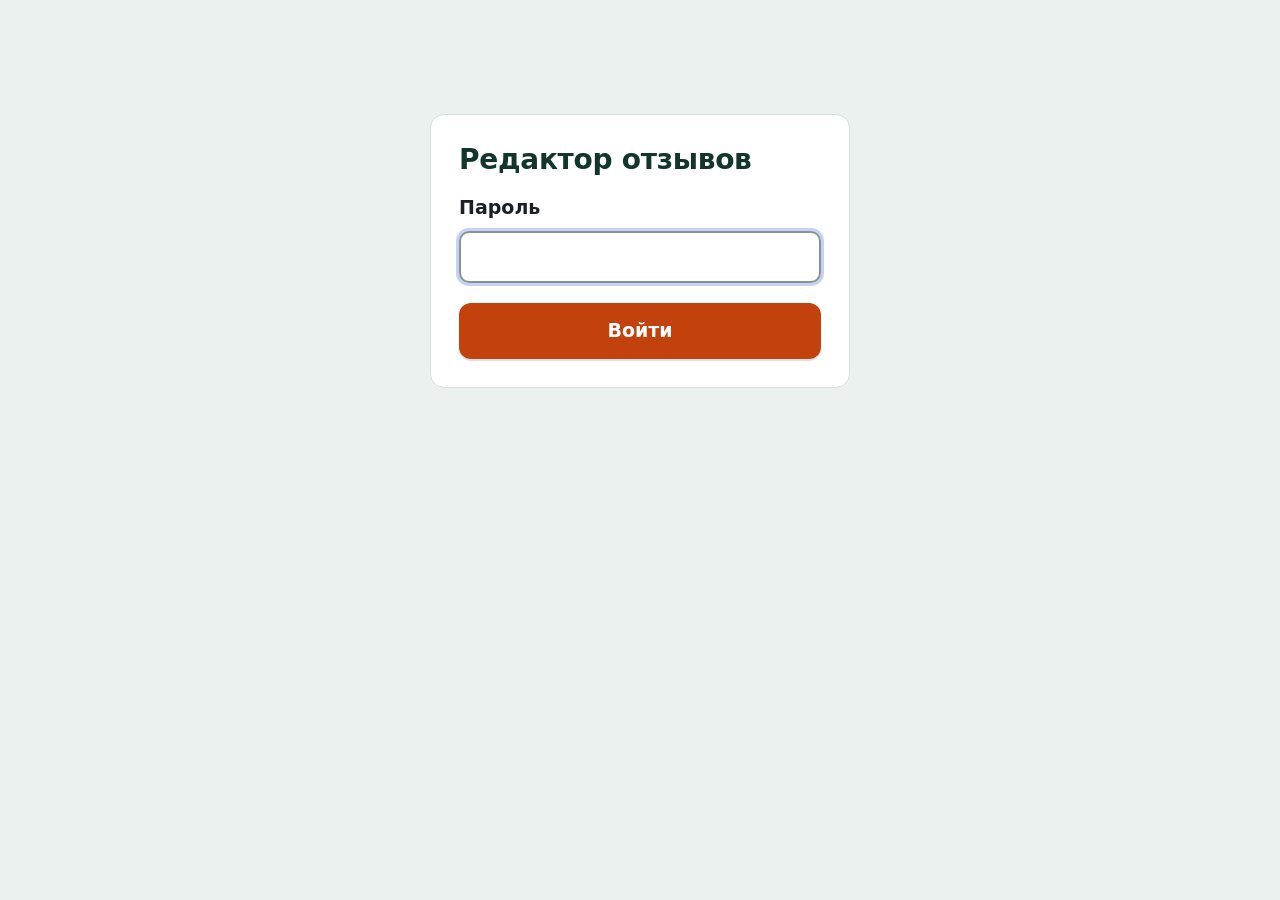
<file: admin/index.html>
<!doctype html>
<html lang="ru">
<head>
<meta charset="utf-8">
<meta name="viewport" content="width=device-width, initial-scale=1">
<title>Редактор отзывов</title>
<meta name="robots" content="noindex, nofollow">
<link rel="stylesheet" href="../assets/css/style.css">
<style>
  body { background: var(--bg-tint); font-size: 17px; }
  .adm { max-width: 980px; margin: 0 auto; padding: 24px var(--gutter) 120px; }
  .adm h1 { font-size: 28px; }
  .login { max-width: 420px; margin: 10vh auto 0; background: #fff; border-radius: var(--radius); padding: 28px; border: 1px solid var(--line); }
  .bar { position: sticky; top: 0; z-index: 10; display: flex; flex-wrap: wrap; gap: 10px; align-items: center; background: var(--bg-tint); padding: 12px 0; border-bottom: 1px solid var(--line); margin-bottom: 20px; }
  .bar .btn { min-height: 46px; padding: 10px 18px; font-size: 17px; }
  .bar__status { margin-left: auto; font-weight: 600; color: var(--text-soft); }
  .bar__status.is-dirty { color: var(--cta); }
  .bar__status.is-err { color: var(--err); }
  .btn--sec { background: #fff; color: var(--text); border: 2px solid #8a948f; }
  .btn--danger { background: #fff; color: var(--err); border: 2px solid var(--err); }
  .btn--sm { min-height: 40px !important; padding: 6px 12px !important; font-size: 15px !important; }
  .rv { background: #fff; border: 1px solid var(--line); border-radius: var(--radius); padding: 18px; margin-bottom: 16px; display: grid; gap: 16px; grid-template-columns: 140px 1fr; }
  .rv.is-off { opacity: .8; border-style: dashed; }
  .rv__photo { width: 140px; aspect-ratio: 1; border-radius: 50%; background: var(--bg-tint) center/cover no-repeat; border: 2px dashed #b9c2be; display: flex; align-items: center; justify-content: center; text-align: center; font-size: 13px; color: var(--text-soft); }
  .rv__photo.has-img { border-style: solid; }
  .rv__side { display: grid; gap: 8px; align-content: start; }
  .rv__fields { display: grid; gap: 12px; grid-template-columns: 1fr 90px 1fr; }
  .rv__fields .full { grid-column: 1 / -1; }
  .rv label { display: block; font-weight: 700; font-size: 15px; margin-bottom: 4px; }
  .rv input[type=text], .rv input[type=number], .rv input[type=url], .rv textarea {
    width: 100%; font: 400 17px/1.4 var(--font); padding: 10px 12px; border: 2px solid #b9c2be; border-radius: 8px; background: #fff; color: var(--text);
  }
  .rv textarea { min-height: 120px; resize: vertical; }
  .rv input:focus, .rv textarea:focus { border-color: var(--focus); outline: none; }
  .rv__count { font-size: 13px; color: var(--text-soft); text-align: right; }
  .rv__checks { display: flex; flex-wrap: wrap; gap: 18px; }
  .rv__checks label { display: flex; gap: 8px; align-items: center; font-weight: 600; margin: 0; }
  .rv__checks input { width: 22px; height: 22px; accent-color: var(--trust); }
  .rv__actions { display: flex; gap: 8px; flex-wrap: wrap; }
  .rv__badge { display: inline-block; font-size: 13px; font-weight: 700; padding: 2px 8px; border-radius: 99px; }
  .rv__badge.on { background: var(--trust-bg); color: var(--trust); }
  .rv__badge.off { background: #eee; color: var(--text-soft); }
  .hint { font-size: 15px; color: var(--text-soft); }
  .empty { text-align: center; padding: 48px 16px; color: var(--text-soft); }
  @media (max-width: 640px) {
    .rv { grid-template-columns: 1fr; }
    .rv__side { grid-template-columns: 100px 1fr; align-items: center; }
    .rv__photo { width: 100px; }
    .rv__fields { grid-template-columns: 1fr 80px; }
    .rv__fields .city { grid-column: 1 / -1; }
  }
</style>
</head>
<body>
<main class="adm">

  <!-- Вход -->
  <section class="login" id="login" hidden>
    <h1>Редактор отзывов</h1>
    <form id="login-form" novalidate>
      <div class="field">
        <label for="pw">Пароль</label>
        <input id="pw" type="password" autocomplete="current-password" required style="width:100%;min-height:52px;font-size:19px;padding:10px 14px;border:2px solid #8a948f;border-radius:10px">
      </div>
      <p class="form-error" id="login-err" role="alert" hidden></p>
      <button class="btn btn--cta btn--block" type="submit">Войти</button>
    </form>
  </section>

  <!-- Редактор -->
  <section id="editor" hidden>
    <h1>Отзывы на лендинге</h1>
    <p class="hint">На странице показываются только отзывы с отметками «Согласие автора получено» и «Опубликован», в порядке списка. Изменения появятся на лендинге после «Сохранить».</p>
    <div class="bar">
      <button class="btn btn--cta" type="button" id="save">Сохранить</button>
      <button class="btn btn--sec" type="button" id="add">+ Добавить отзыв</button>
      <a class="btn btn--sec" href="../index.html#reviews-title" target="_blank" rel="noopener">Открыть лендинг</a>
      <a class="btn btn--sec" href="experts.html">Специалисты</a>
      <a class="btn btn--sec" href="stats.php">Статистика</a>
      <button class="btn btn--sec" type="button" id="logout">Выйти</button>
      <span class="bar__status" id="status" aria-live="polite"></span>
    </div>
    <div id="list"></div>
  </section>

</main>

<template id="tpl">
  <article class="rv">
    <div class="rv__side">
      <div class="rv__photo" data-photo>нет фото</div>
      <div>
        <label class="btn btn--sec btn--sm" style="display:inline-flex;cursor:pointer">Загрузить фото
          <input type="file" accept="image/jpeg,image/png,image/webp" data-upload hidden>
        </label>
        <p class="hint" style="margin:6px 0 0">JPG, PNG или WebP до 3 МБ</p>
      </div>
    </div>
    <div>
      <div class="rv__fields">
        <div><label>Имя</label><input type="text" data-f="name" maxlength="60"></div>
        <div><label>Возраст</label><input type="number" data-f="age" min="0" max="120"></div>
        <div class="city"><label>Город</label><input type="text" data-f="city" maxlength="60"></div>
        <div class="full"><label>Текст отзыва (дословно)</label><textarea data-f="text" maxlength="1500"></textarea><div class="rv__count" data-count></div></div>
        <div class="full"><label>Фото (адрес)</label><input type="text" data-f="photo" placeholder="assets/img/reviews/… или https://…"></div>
        <div class="full"><label>Видео mp4 (необязательно)</label><input type="text" data-f="video" placeholder="https://… или assets/…"></div>
        <div class="full"><label>Субтитры .vtt на итальянском (для видео)</label><input type="text" data-f="subtitles" placeholder="https://… или assets/…"></div>
        <div class="full"><label>Источник отзыва (для себя, на сайте не показывается)</label><input type="text" data-f="source" maxlength="200" placeholder="напр. звонок 12.10.2026, заказ №…, письмо"></div>
      </div>
      <div class="rv__checks" style="margin-top:14px">
        <label><input type="checkbox" data-f="consent"> Согласие автора на публикацию получено</label>
        <label><input type="checkbox" data-f="published"> Опубликован</label>
        <span class="rv__badge" data-badge></span>
      </div>
      <div class="rv__actions" style="margin-top:14px">
        <button type="button" class="btn btn--sec btn--sm" data-act="up" aria-label="Выше">↑ Выше</button>
        <button type="button" class="btn btn--sec btn--sm" data-act="down" aria-label="Ниже">↓ Ниже</button>
        <button type="button" class="btn btn--danger btn--sm" data-act="del">Удалить</button>
      </div>
    </div>
  </article>
</template>

<script>
(function () {
  'use strict';
  var API = '../api/reviews.php';
  var csrf = null, reviews = [], dirty = false;
  var $ = function (s, r) { return (r || document).querySelector(s); };

  function status(msg, cls) {
    var el = $('#status');
    el.textContent = msg || '';
    el.className = 'bar__status' + (cls ? ' ' + cls : '');
  }
  function setDirty(v) {
    dirty = v;
    if (v) status('Есть несохранённые изменения', 'is-dirty');
  }
  window.addEventListener('beforeunload', function (e) { if (dirty) { e.preventDefault(); e.returnValue = ''; } });

  function api(method, body, isForm) {
    var opt = { method: method, credentials: 'same-origin', headers: {} };
    if (csrf) opt.headers['X-CSRF-Token'] = csrf;
    if (body) {
      if (isForm) opt.body = body;
      else { opt.headers['Content-Type'] = 'application/json'; opt.body = JSON.stringify(body); }
    }
    var url = method === 'GET' ? API + '?scope=' + body : API;
    if (method === 'GET') delete opt.body;
    return fetch(url, opt).then(function (r) {
      return r.json().catch(function () { return {}; }).then(function (d) {
        if (r.status === 401 && d.error === 'auth') { showLogin(); throw new Error('auth'); }
        if (!r.ok || !d.ok) throw new Error(d.error || ('http_' + r.status));
        return d;
      });
    });
  }

  function uid() { return Math.random().toString(36).slice(2, 10); }

  function showLogin() {
    $('#editor').hidden = true;
    $('#login').hidden = false;
    $('#pw').focus();
  }
  function showEditor() {
    $('#login').hidden = true;
    $('#editor').hidden = false;
  }

  function render() {
    var list = $('#list');
    list.innerHTML = '';
    if (!reviews.length) {
      list.innerHTML = '<p class="empty">Отзывов пока нет. Нажмите «+ Добавить отзыв».</p>';
      return;
    }
    reviews.forEach(function (r, i) {
      var node = $('#tpl').content.firstElementChild.cloneNode(true);
      node.querySelectorAll('[data-f]').forEach(function (inp) {
        var k = inp.getAttribute('data-f');
        if (inp.type === 'checkbox') inp.checked = !!r[k];
        else inp.value = r[k] != null && r[k] !== 0 ? r[k] : '';
        inp.addEventListener('input', function () {
          r[k] = inp.type === 'checkbox' ? inp.checked : (inp.type === 'number' ? parseInt(inp.value, 10) || 0 : inp.value);
          if (k === 'consent' && !inp.checked) r.published = false;
          setDirty(true);
          refresh(node, r);
        });
      });
      node.querySelector('[data-upload]').addEventListener('change', function (e) {
        var f = e.target.files[0];
        if (!f) return;
        if (f.size > 3 * 1024 * 1024) { status('Фото больше 3 МБ', 'is-err'); return; }
        var fd = new FormData();
        fd.append('action', 'upload');
        fd.append('file', f);
        status('Загрузка фото…');
        api('POST', fd, true).then(function (d) {
          r.photo = d.url;
          node.querySelector('[data-f="photo"]').value = d.url;
          setDirty(true);
          refresh(node, r);
        }).catch(function (err) { status('Не удалось загрузить фото: ' + err.message, 'is-err'); });
      });
      node.querySelectorAll('[data-act]').forEach(function (b) {
        b.addEventListener('click', function () {
          var act = b.getAttribute('data-act');
          if (act === 'del') {
            if (!confirm('Удалить отзыв «' + (r.name || 'без имени') + '»?')) return;
            reviews.splice(i, 1);
          } else {
            var j = act === 'up' ? i - 1 : i + 1;
            if (j < 0 || j >= reviews.length) return;
            reviews.splice(j, 0, reviews.splice(i, 1)[0]);
          }
          setDirty(true);
          render();
        });
      });
      refresh(node, r);
      list.appendChild(node);
    });
  }

  function refresh(node, r) {
    var ph = node.querySelector('[data-photo]');
    if (r.photo) {
      ph.style.backgroundImage = 'url("' + (/^https:/.test(r.photo) ? r.photo : '../' + r.photo).replace(/"/g, '') + '")';
      ph.classList.add('has-img'); ph.textContent = '';
    } else {
      ph.style.backgroundImage = ''; ph.classList.remove('has-img'); ph.textContent = 'нет фото';
    }
    var pub = node.querySelector('[data-f="published"]');
    pub.disabled = !r.consent;
    pub.checked = !!r.published;
    var on = r.published && r.consent;
    var badge = node.querySelector('[data-badge]');
    badge.textContent = on ? 'Показывается на сайте' : (r.consent ? 'Скрыт' : 'Скрыт: нет согласия автора');
    badge.className = 'rv__badge ' + (on ? 'on' : 'off');
    node.classList.toggle('is-off', !on);
    node.querySelector('[data-count]').textContent = (r.text || '').length + ' / 1500';
  }

  function load() {
    return api('GET', 'all').then(function (d) {
      reviews = d.reviews || [];
      render();
      setDirty(false);
      status('Загружено отзывов: ' + reviews.length);
    });
  }

  $('#login-form').addEventListener('submit', function (e) {
    e.preventDefault();
    var err = $('#login-err');
    err.hidden = true;
    api('POST', { action: 'login', area: 'reviews', collection: 'reviews', password: $('#pw').value }).then(function (d) {
      csrf = d.csrf;
      $('#pw').value = '';
      showEditor();
      return load();
    }).catch(function (e2) {
      err.textContent = e2.message === 'rate_limited' ? 'Слишком много попыток. Подождите 15 минут.' : 'Неверный пароль';
      err.hidden = false;
    });
  });

  $('#add').addEventListener('click', function () {
    reviews.unshift({ id: uid(), name: '', age: 0, city: '', text: '', photo: '', video: '', subtitles: '', source: '', consent: false, published: false });
    setDirty(true);
    render();
    var first = $('#list [data-f="name"]');
    if (first) first.focus();
  });

  $('#save').addEventListener('click', function () {
    var btn = this;
    btn.disabled = true;
    status('Сохранение…');
    api('POST', { action: 'save', reviews: reviews }).then(function (d) {
      reviews = d.reviews;
      render();
      setDirty(false);
      var n = reviews.filter(function (r) { return r.published && r.consent; }).length;
      status('Сохранено. На сайте: ' + n + ' из ' + reviews.length);
    }).catch(function (e) {
      status('Ошибка сохранения: ' + e.message, 'is-err');
    }).then(function () { btn.disabled = false; });
  });

  $('#logout').addEventListener('click', function () {
    if (dirty && !confirm('Есть несохранённые изменения. Выйти без сохранения?')) return;
    api('POST', { action: 'logout' }).catch(function () {}).then(function () {
      csrf = null; dirty = false; reviews = [];
      showLogin();
    });
  });

  // Старт: проверить, есть ли уже сессия
  api('GET', 'session').then(function (d) {
    if (d.logged) { csrf = d.csrf; showEditor(); return load(); }
    showLogin();
  }).catch(showLogin);
})();
</script>
</body>
</html>
</file>
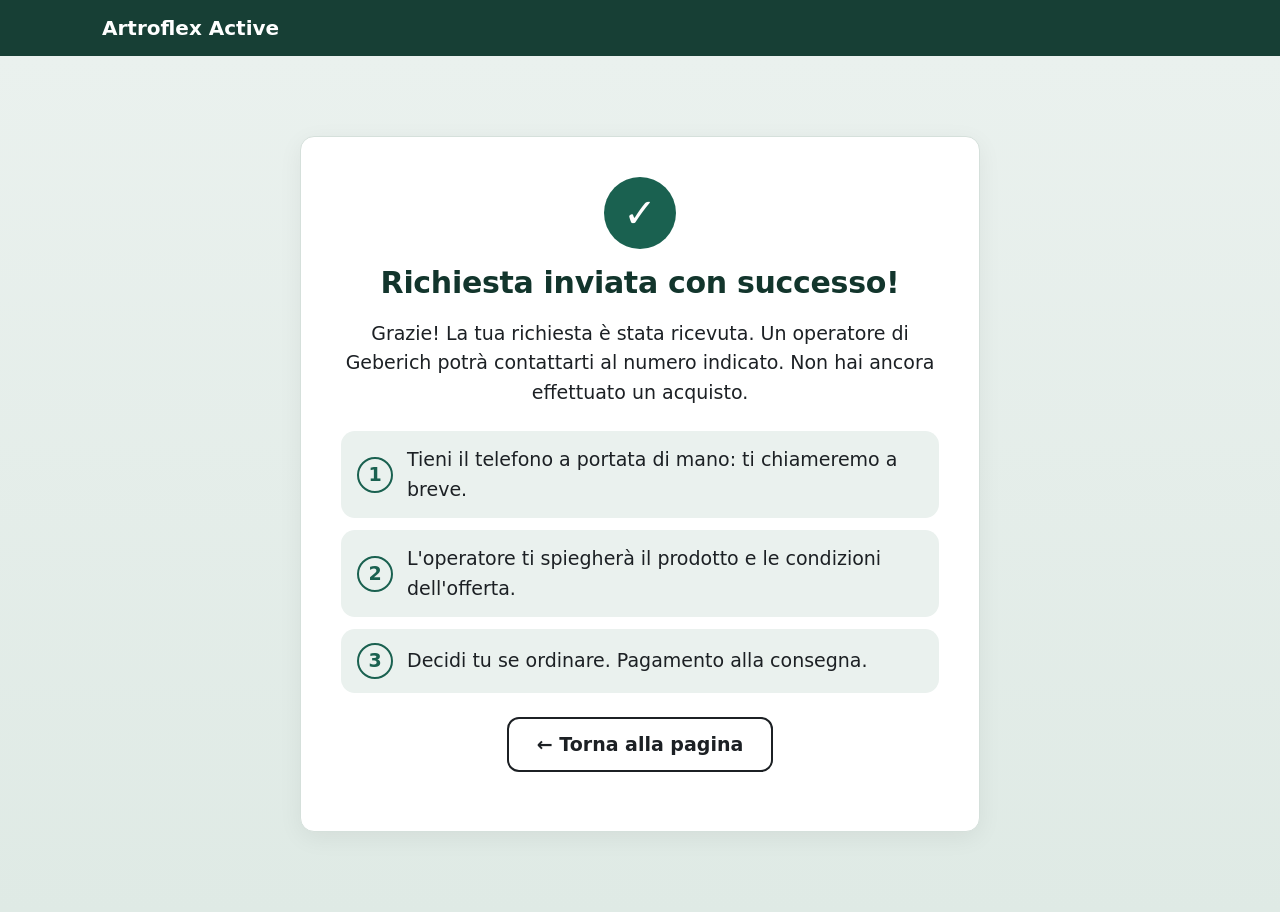
<file: grazie.html>
<!doctype html>
<html lang="it" class="no-js">
<head>
<meta charset="utf-8">
<meta name="viewport" content="width=device-width, initial-scale=1">
<title>Richiesta inviata – Artroflex Active</title>
<meta name="robots" content="noindex, nofollow">
<meta name="theme-color" content="#173f35">
<link rel="stylesheet" href="assets/css/style.css">
<script src="assets/js/config.js"></script>
</head>
<body>
<header class="topbar">
  <div class="wrap topbar__inner">
    <span class="topbar__brand" data-t="productName">Artroflex Active</span>
  </div>
</header>

<main class="section section--form thanks">
  <div class="wrap narrow-wrap">
    <div class="success thanks__card" tabindex="-1" id="thanks">
      <div class="success__ico" aria-hidden="true">✓</div>
      <h1>Richiesta inviata con successo!</h1>
      <p>Grazie! La tua richiesta è stata ricevuta. Un operatore di <span data-t="callerName">Geberich</span> potrà contattarti al numero indicato. Non hai ancora effettuato un acquisto.</p>
      <p class="caption" id="thanks-phone-row" hidden>Numero indicato: <strong id="thanks-phone"></strong></p>
      <ul class="thanks__steps">
        <li><span class="steps__n">1</span><span>Tieni il telefono a portata di mano: ti chiameremo a breve.</span></li>
        <li><span class="steps__n">2</span><span>L'operatore ti spiegherà il prodotto e le condizioni dell'offerta.</span></li>
        <li><span class="steps__n">3</span><span>Decidi tu se ordinare. Pagamento alla consegna.</span></li>
      </ul>
      <p><a class="btn btn--ghost" href="./?notrack=1">← Torna alla pagina</a></p>
    </div>
  </div>
</main>

<div class="cookie" id="cookie" role="dialog" aria-labelledby="cookie-title" hidden>
  <p id="cookie-title"><strong>Cookie</strong></p>
  <p>Usiamo cookie tecnici e, solo con il tuo consenso, cookie di misurazione di Meta. <a href="privacy.html#cookie">Cookie Policy</a></p>
  <div class="cookie__btns">
    <button type="button" class="btn btn--ghost" data-cookie="deny">Rifiuta</button>
    <button type="button" class="btn btn--ghost" data-cookie="accept">Accetta</button>
  </div>
</div>

<script>
/*
 * Страница благодарности. Сюда попадают ТОЛЬКО после того, как сервер подтвердил приём заявки Webvork.
 * Здесь пиксель Meta отправляет событие Lead (один раз на заявку, eventID = id заявки для дедупликации с CAPI).
 * В Events Manager событие Lead можно также настроить как «посещение URL, содержащего /grazie».
 */
(function () {
  'use strict';
  var cfg = window.LANDING_CONFIG || {};
  var t = cfg.text || {};
  document.querySelectorAll('[data-t]').forEach(function (el) {
    var v = t[el.getAttribute('data-t')];
    if (v) el.textContent = v;
  });

  var q = new URLSearchParams(location.search);
  var leadId = (q.get('lid') || '').replace(/[^\w-]/g, '').slice(0, 64);
  var ss = null;
  try { ss = window.sessionStorage; } catch (e) {}
  var phone = '';
  try { phone = ss ? (ss.getItem('lp_last_phone') || '') : ''; } catch (e) {}
  if (phone) { document.getElementById('thanks-phone').textContent = phone; document.getElementById('thanks-phone-row').hidden = false; }
  document.getElementById('thanks').focus();

  // Lead — только один раз на заявку (обновление страницы не дублирует событие)
  function fireLead() {
    if (!window.fbq || !leadId) return;
    var key = 'lp_lead_fired_' + leadId;
    try { if (ss && ss.getItem(key)) return; } catch (e) {}
    window.fbq('track', 'Lead', { content_name: 'Artroflex Active', value: 39, currency: 'EUR' }, { eventID: leadId });
    try { if (ss) ss.setItem(key, '1'); } catch (e) {}
  }
  // Пиксель загружается сразу; до согласия события удерживаются (consent 'revoke'), после «Accetta» — уходят
  function loadPixel(id, granted) {
    /* eslint-disable */
    !function(f,b,e,v,n,t,s){if(f.fbq)return;n=f.fbq=function(){n.callMethod?
    n.callMethod.apply(n,arguments):n.queue.push(arguments)};if(!f._fbq)f._fbq=n;
    n.push=n;n.loaded=!0;n.version='2.0';n.queue=[];t=b.createElement(e);t.async=!0;
    t.src=v;s=b.getElementsByTagName(e)[0];s.parentNode.insertBefore(t,s)}(window,
    document,'script','https://connect.facebook.net/en_US/fbevents.js');
    /* eslint-enable */
    if (!granted) window.fbq('consent', 'revoke');
    window.fbq('init', id);
    window.fbq('track', 'PageView');
    if (granted) fireLead(); // без согласия Lead не отправляем вовсе
  }

  var a = cfg.analytics || {};
  if (!a.metaPixelId) return;
  var choice = null;
  try { choice = localStorage.getItem('cookie_consent'); } catch (e) {}
  var granted = !a.requireCookieConsent || choice === 'accept';
  loadPixel(a.metaPixelId, granted);
  if (granted || choice === 'deny') return;
  var box = document.getElementById('cookie');
  box.hidden = false;
  box.querySelectorAll('[data-cookie]').forEach(function (b) {
    b.addEventListener('click', function () {
      var v = b.getAttribute('data-cookie');
      try { localStorage.setItem('cookie_consent', v); } catch (e) {}
      box.hidden = true;
      if (v === 'accept' && window.fbq) { window.fbq('consent', 'grant'); fireLead(); }
    });
  });
})();
</script>
</body>
</html>
</file>
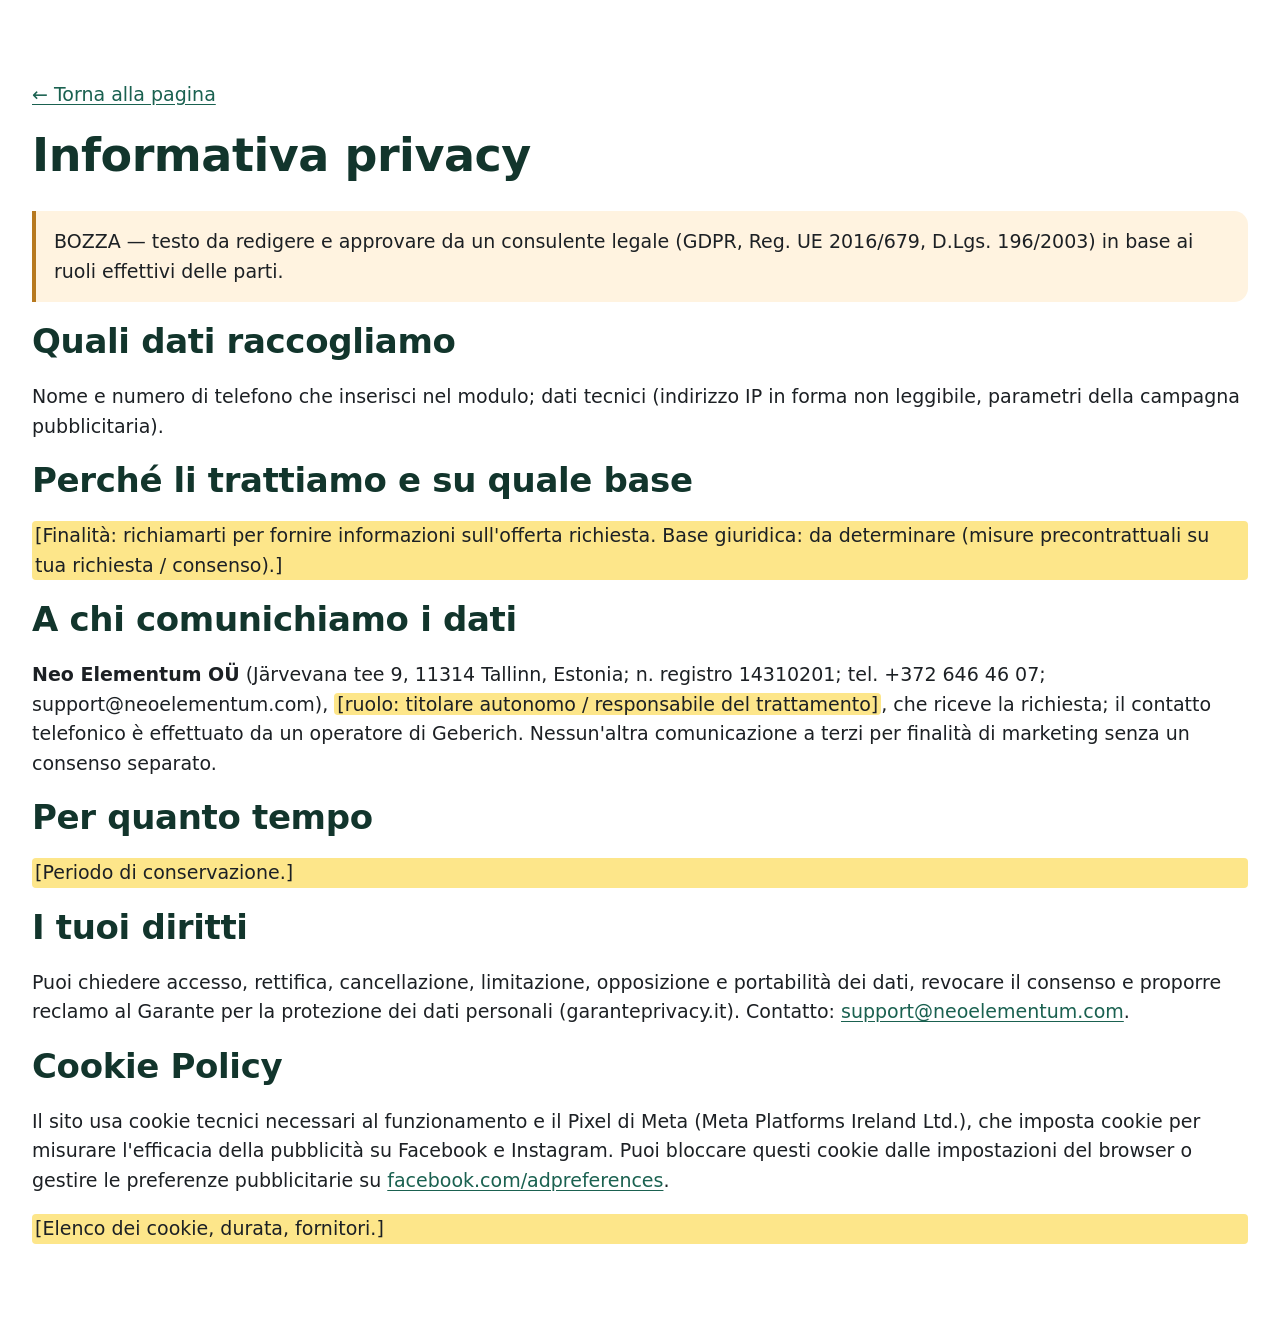
<file: privacy.html>
<!doctype html>
<html lang="it">
<head>
<meta charset="utf-8">
<meta name="viewport" content="width=device-width, initial-scale=1">
<title>Informativa privacy</title>
<meta name="robots" content="noindex, nofollow">
<link rel="stylesheet" href="assets/css/style.css">
</head>
<body class="mode-draft">
<main class="section"><div class="wrap narrow-wrap prose">
<p><a href="index.html">← Torna alla pagina</a></p>
<h1>Informativa privacy</h1>
<p class="notice">BOZZA — testo da redigere e approvare da un consulente legale (GDPR, Reg. UE 2016/679, D.Lgs. 196/2003) in base ai ruoli effettivi delle parti.</p>


<h2>Quali dati raccogliamo</h2>
<p>Nome e numero di telefono che inserisci nel modulo; dati tecnici (indirizzo IP in forma non leggibile, parametri della campagna pubblicitaria).</p>

<h2>Perché li trattiamo e su quale base</h2>
<p class="ph">[Finalità: richiamarti per fornire informazioni sull'offerta richiesta. Base giuridica: da determinare (misure precontrattuali su tua richiesta / consenso).]</p>

<h2>A chi comunichiamo i dati</h2>
<p><strong>Neo Elementum OÜ</strong> (Järvevana tee 9, 11314 Tallinn, Estonia; n. registro 14310201; tel. +372 646 46 07; support@neoelementum.com), <span class="ph">[ruolo: titolare autonomo / responsabile del trattamento]</span>, che riceve la richiesta; il contatto telefonico è effettuato da un operatore di Geberich. Nessun'altra comunicazione a terzi per finalità di marketing senza un consenso separato.</p>

<h2>Per quanto tempo</h2>
<p class="ph">[Periodo di conservazione.]</p>

<h2>I tuoi diritti</h2>
<p>Puoi chiedere accesso, rettifica, cancellazione, limitazione, opposizione e portabilità dei dati, revocare il consenso e proporre reclamo al Garante per la protezione dei dati personali (garanteprivacy.it). Contatto: <a href="mailto:support@neoelementum.com">support@neoelementum.com</a>.</p>

<h2 id="cookie">Cookie Policy</h2>
<p>Il sito usa cookie tecnici necessari al funzionamento e il Pixel di Meta (Meta Platforms Ireland Ltd.), che imposta cookie per misurare l'efficacia della pubblicità su Facebook e Instagram. Puoi bloccare questi cookie dalle impostazioni del browser o gestire le preferenze pubblicitarie su <a href="https://www.facebook.com/adpreferences" rel="noopener" target="_blank">facebook.com/adpreferences</a>.</p>
<p class="ph">[Elenco dei cookie, durata, fornitori.]</p>
</div></main>
</body>
</html>
</file>
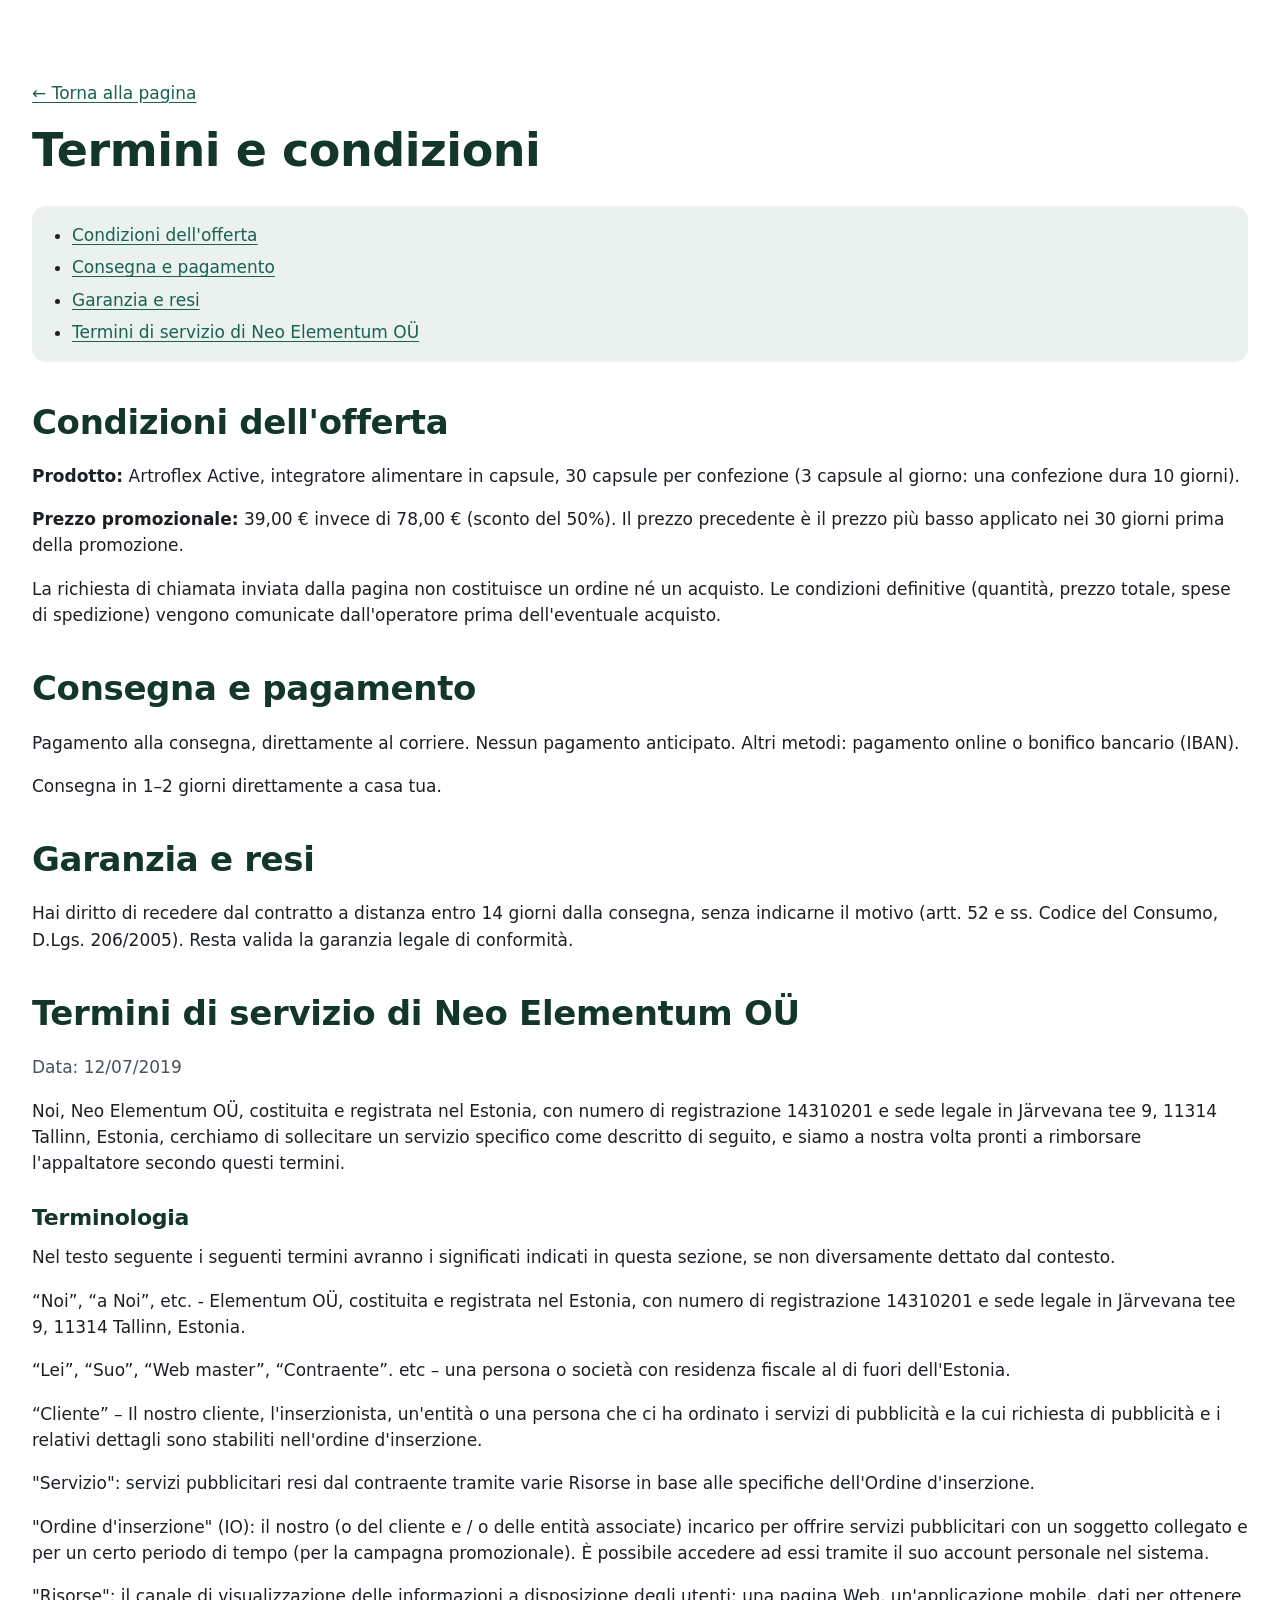
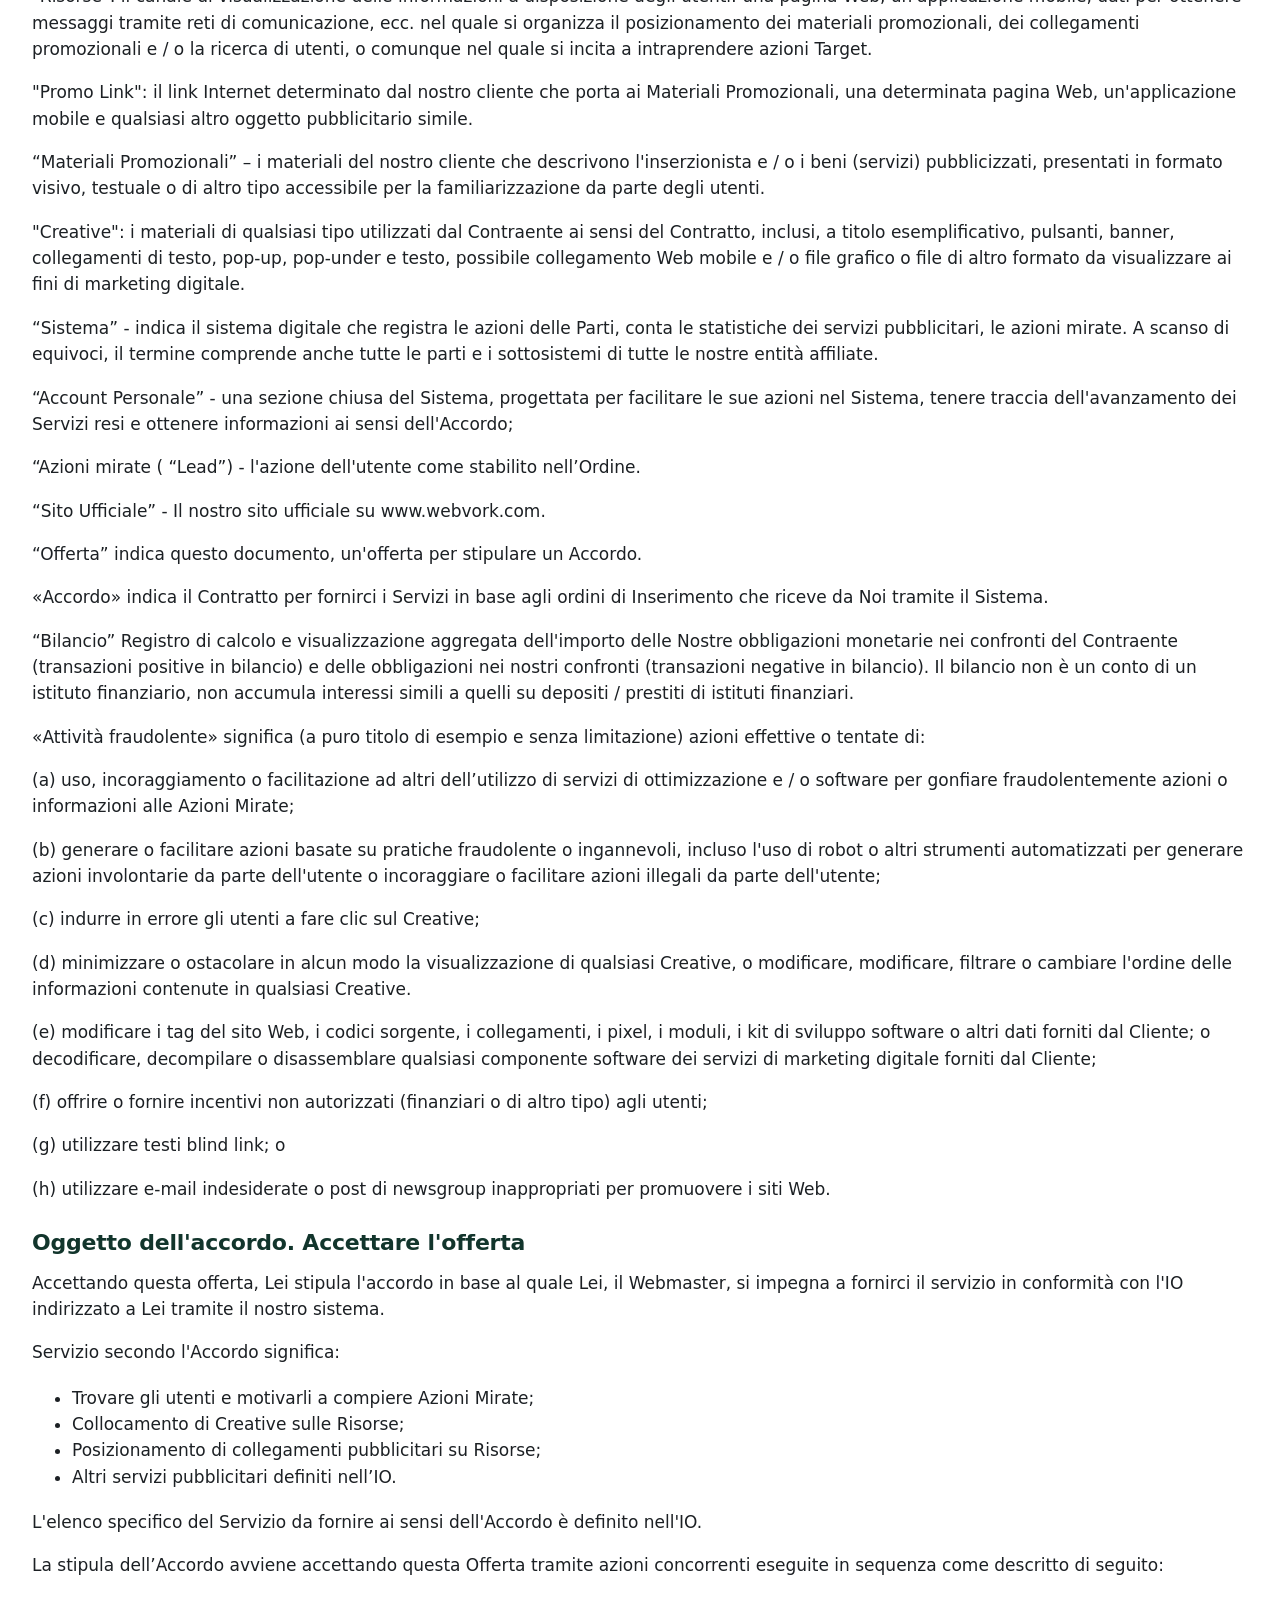
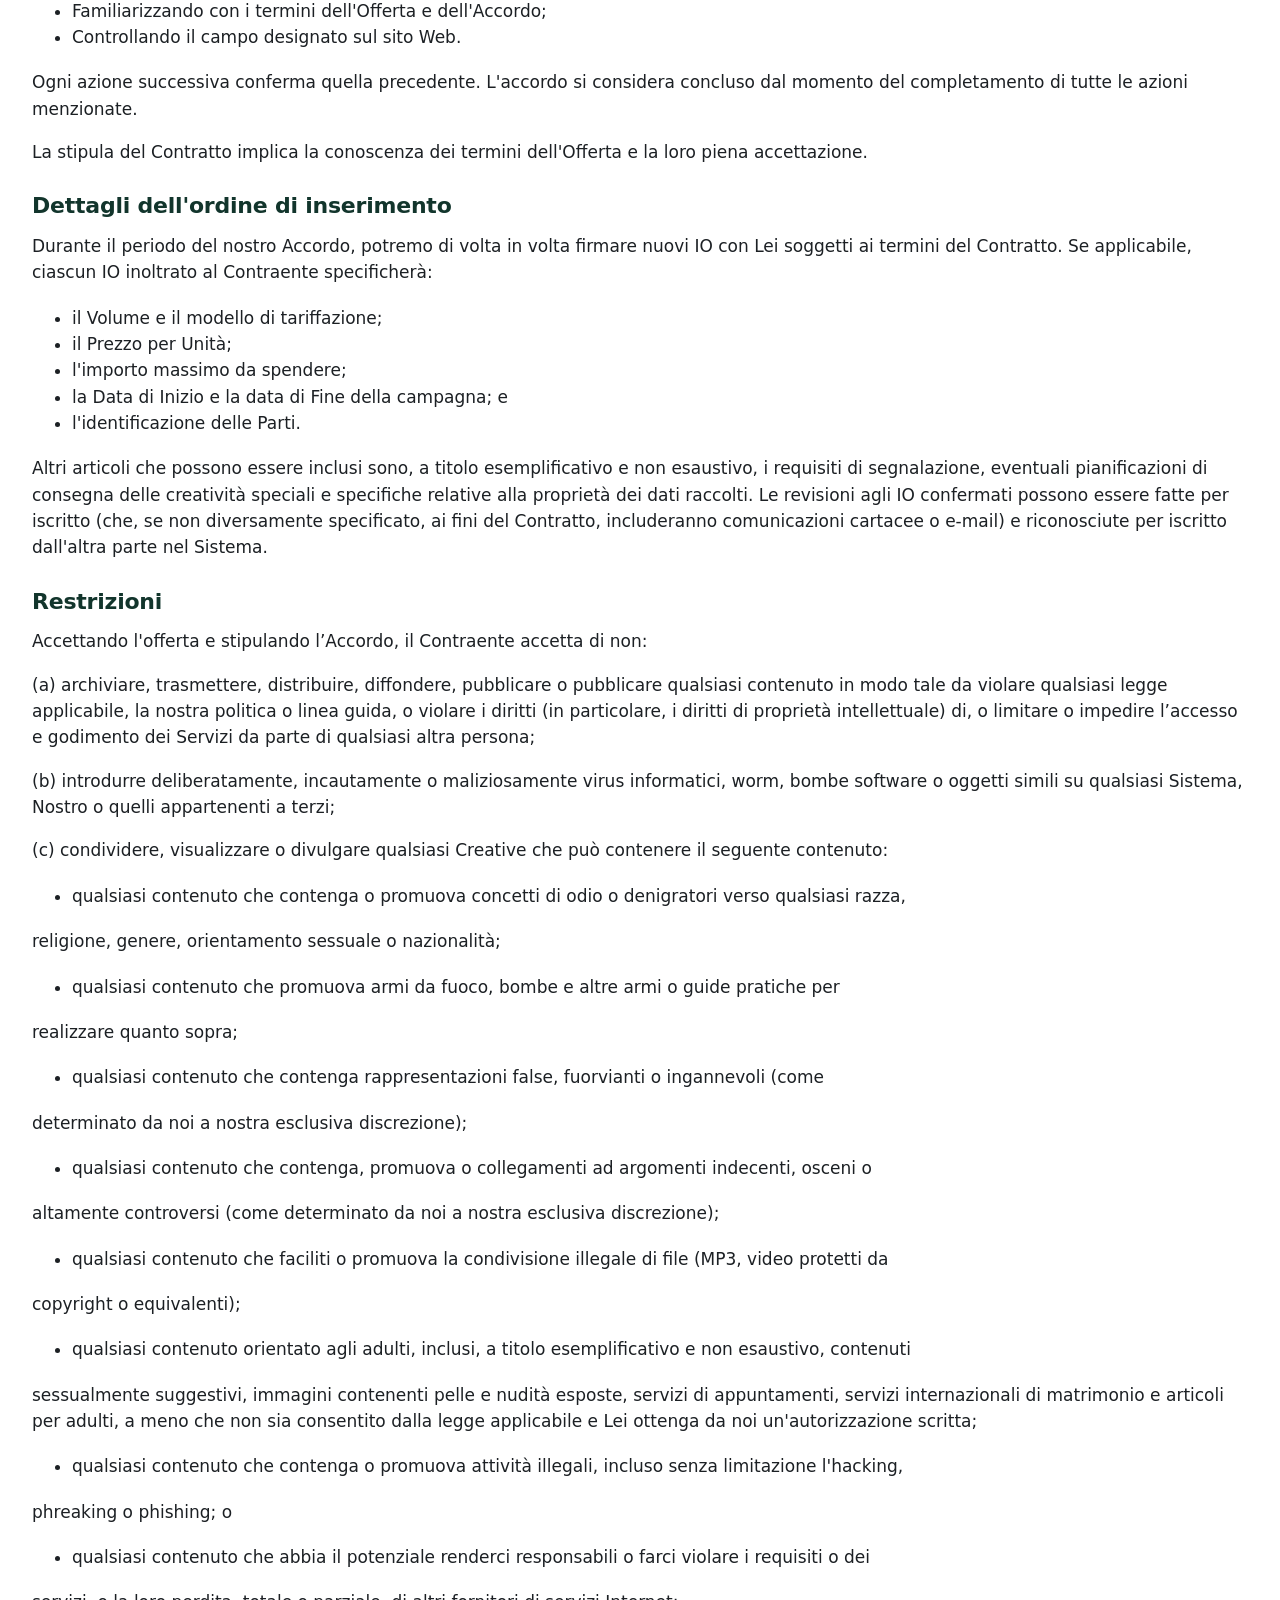
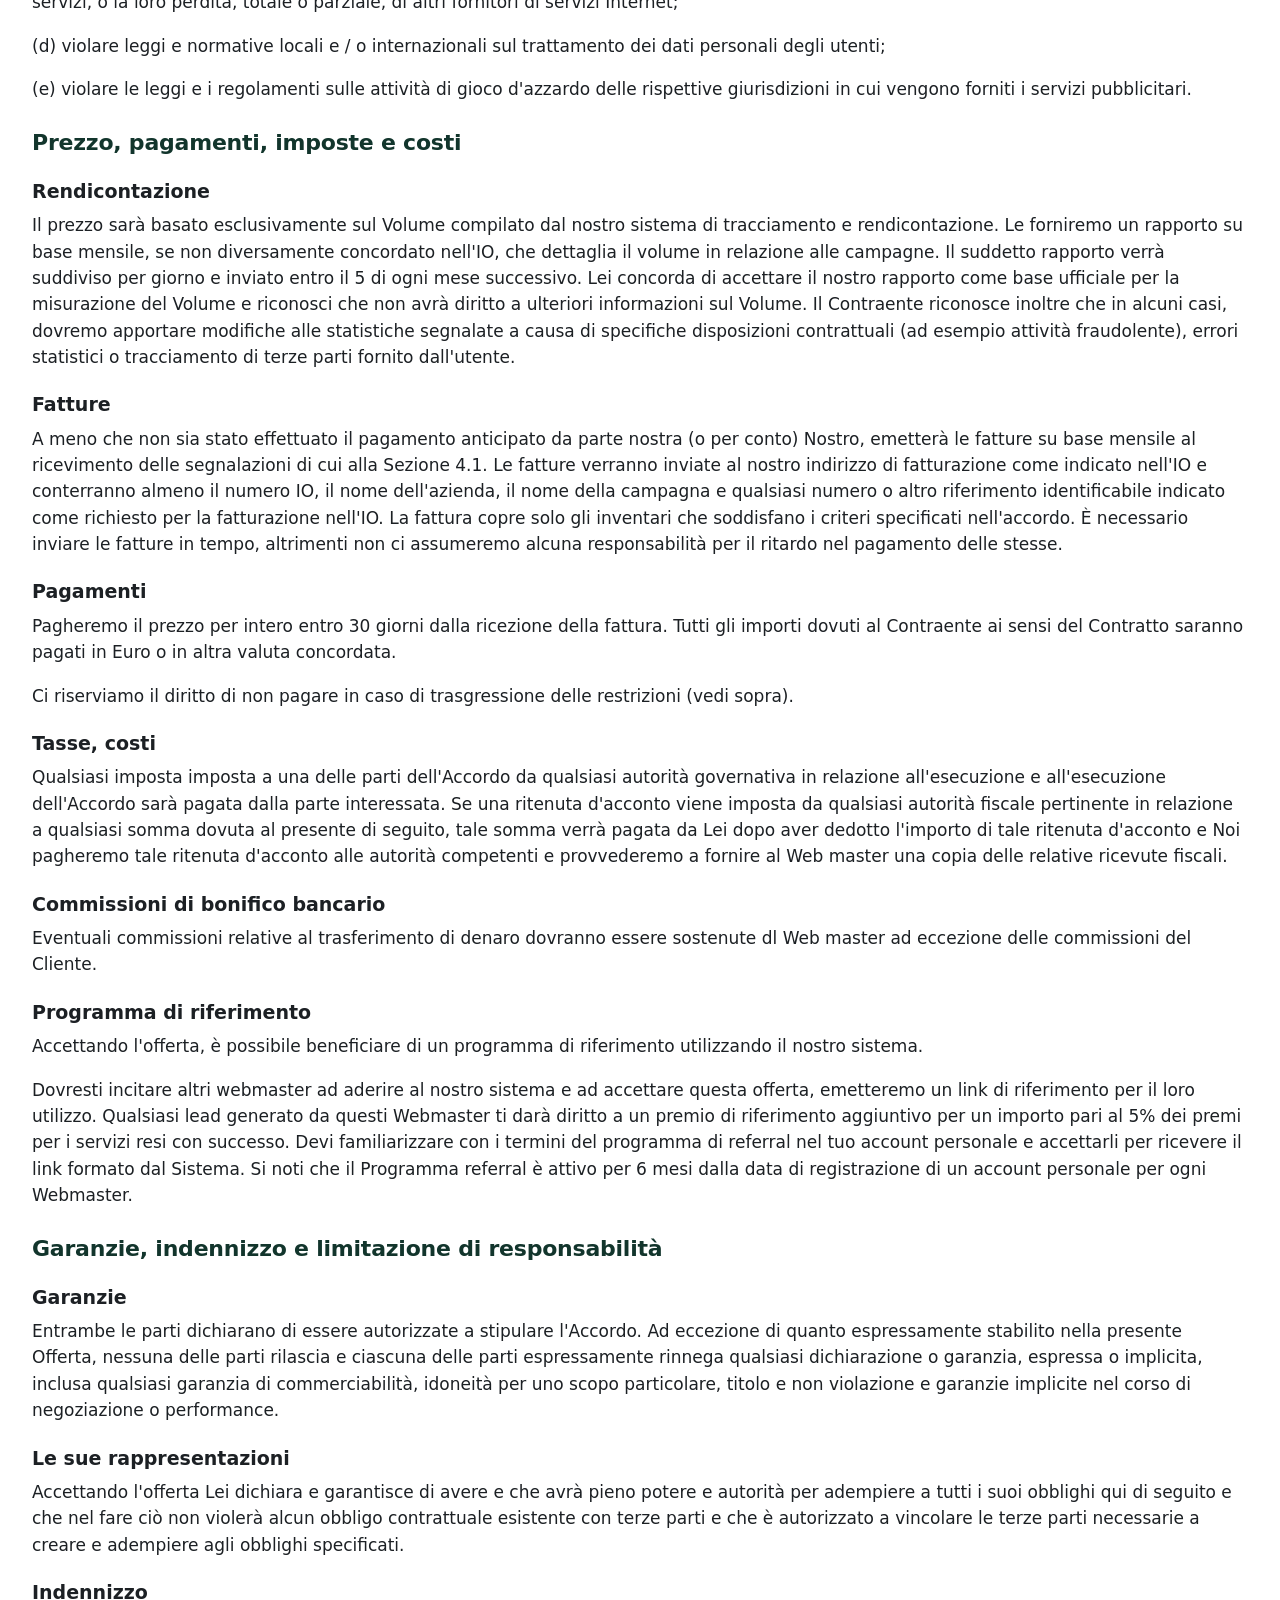
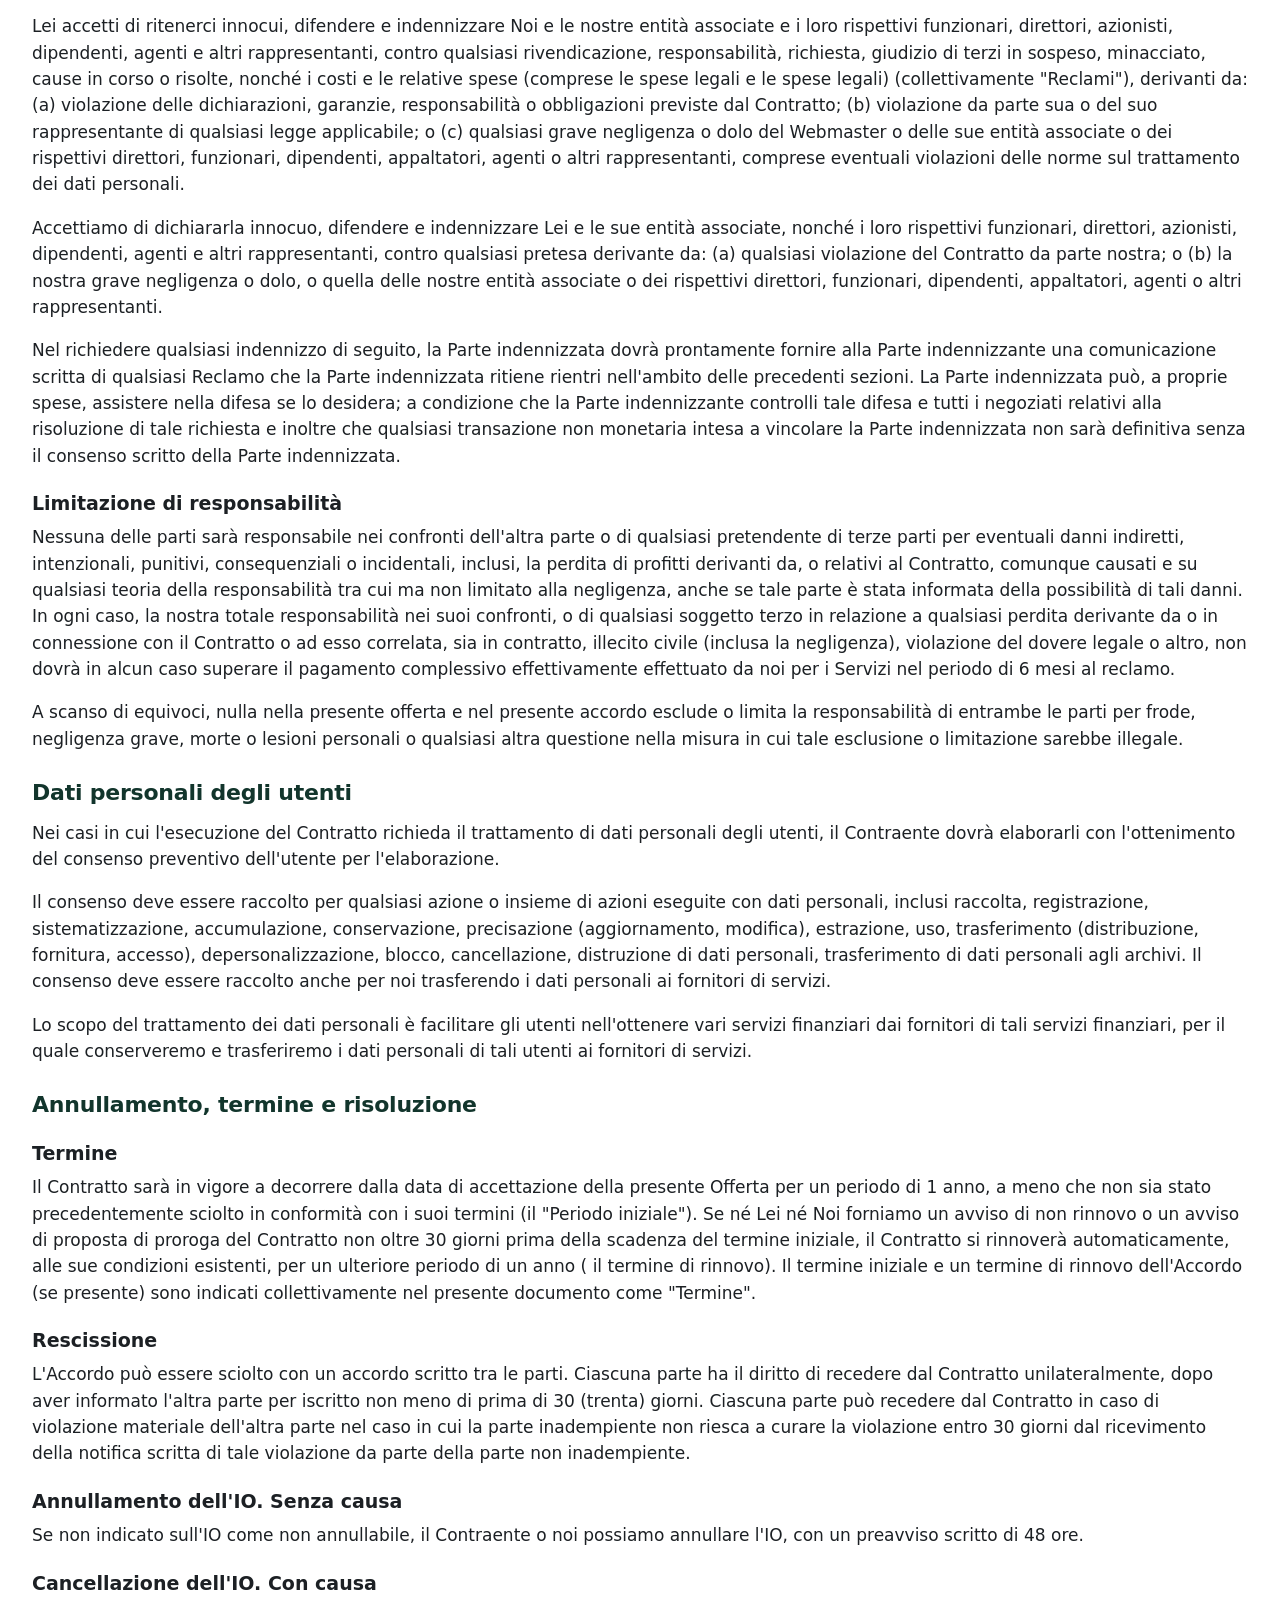
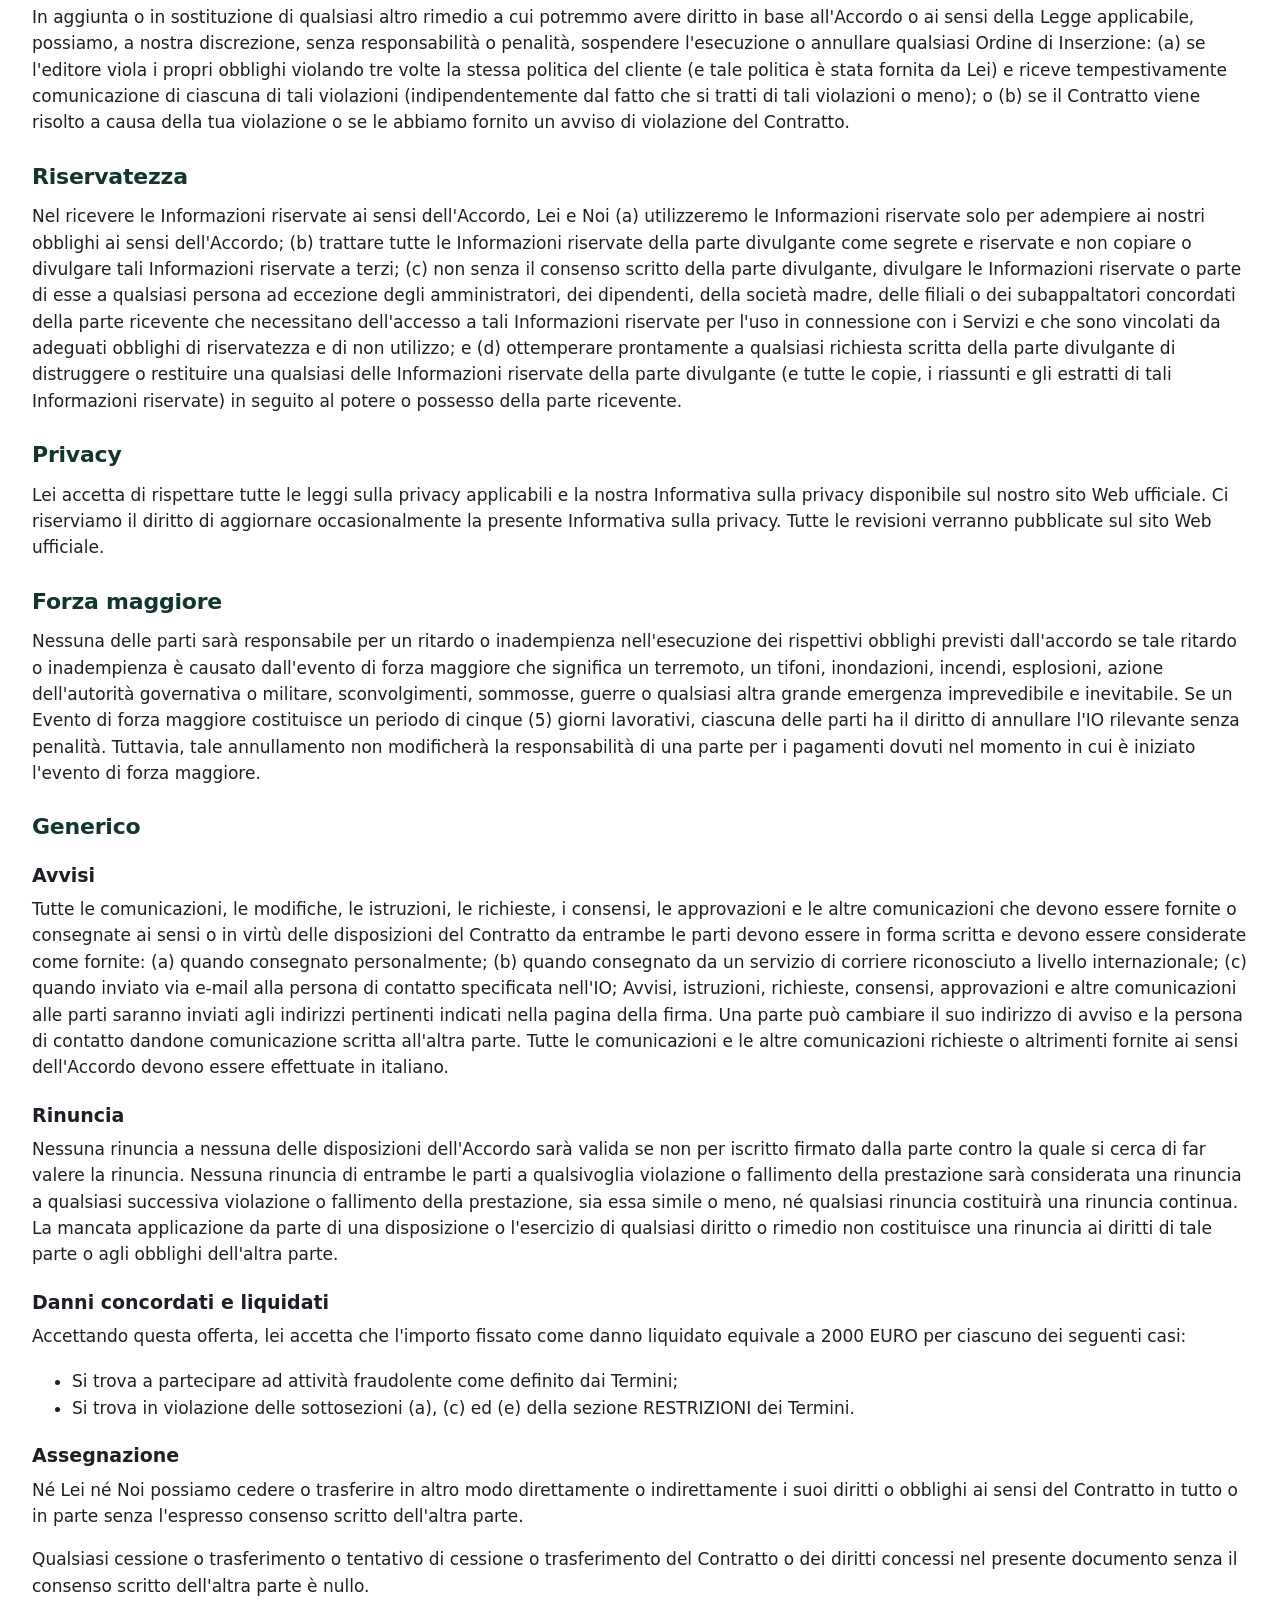
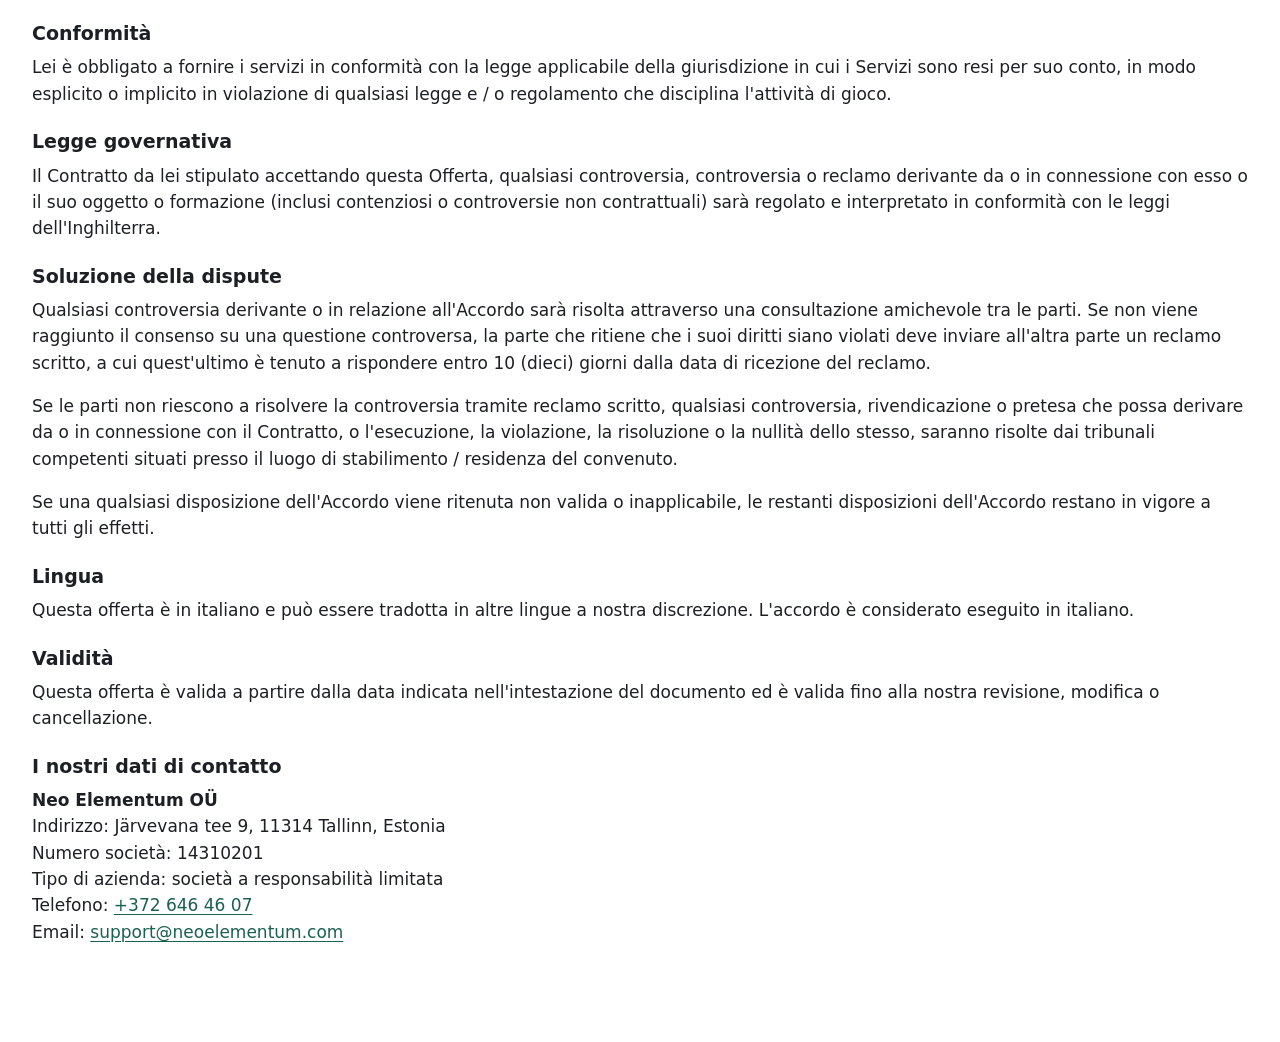
<file: termini.html>
<!doctype html>
<html lang="it">
<head>
<meta charset="utf-8">
<meta name="viewport" content="width=device-width, initial-scale=1">
<title>Termini e condizioni</title>
<meta name="robots" content="noindex, nofollow">
<link rel="stylesheet" href="assets/css/style.css">
</head>
<body class="mode-draft">
<main class="section"><div class="wrap narrow-wrap prose legal">
<p><a href="index.html">← Torna alla pagina</a></p>
<h1>Termini e condizioni</h1>

<nav class="legal__toc" aria-label="Indice">
  <ul>
    <li><a href="#offerta">Condizioni dell'offerta</a></li>
    <li><a href="#consegna">Consegna e pagamento</a></li>
    <li><a href="#resi">Garanzia e resi</a></li>
    <li><a href="#partner">Termini di servizio di Neo Elementum OÜ</a></li>
  </ul>
</nav>

<h2 id="offerta">Condizioni dell'offerta</h2>
<p><strong>Prodotto:</strong> Artroflex Active, integratore alimentare in capsule, 30 capsule per confezione (3 capsule al giorno: una confezione dura 10 giorni).</p>
<p><strong>Prezzo promozionale:</strong> 39,00 € invece di 78,00 € (sconto del 50%). Il prezzo precedente è il prezzo più basso applicato nei 30 giorni prima della promozione.</p>
<p>La richiesta di chiamata inviata dalla pagina non costituisce un ordine né un acquisto. Le condizioni definitive (quantità, prezzo totale, spese di spedizione) vengono comunicate dall'operatore prima dell'eventuale acquisto.</p>

<h2 id="consegna">Consegna e pagamento</h2>
<p>Pagamento alla consegna, direttamente al corriere. Nessun pagamento anticipato. Altri metodi: pagamento online o bonifico bancario (IBAN).</p>
<p>Consegna in 1–2 giorni direttamente a casa tua.</p>

<h2 id="resi">Garanzia e resi</h2>
<p>Hai diritto di recedere dal contratto a distanza entro 14 giorni dalla consegna, senza indicarne il motivo (artt. 52 e ss. Codice del Consumo, D.Lgs. 206/2005). Resta valida la garanzia legale di conformità.</p>

<h2 id="partner">Termini di servizio di Neo Elementum OÜ</h2>
<p class="caption">Data: 12/07/2019</p>
<p>Noi, Neo Elementum OÜ, costituita e registrata nel Estonia, con numero di registrazione 14310201 e sede legale in Järvevana tee 9, 11314 Tallinn, Estonia, cerchiamo di sollecitare un servizio specifico come descritto di seguito, e siamo a nostra volta pronti a rimborsare l'appaltatore secondo questi termini.</p>
<h3>Terminologia</h3>
<p>Nel testo seguente i seguenti termini avranno i significati indicati in questa sezione, se non diversamente dettato dal contesto.</p>
<p>“Noi”, “a Noi”, etc. - Elementum OÜ, costituita e registrata nel Estonia, con numero di registrazione 14310201 e sede legale in Järvevana tee 9, 11314 Tallinn, Estonia.</p>
<p>“Lei”, “Suo”, “Web master”, “Contraente”. etc – una persona o società con residenza fiscale al di fuori dell'Estonia.</p>
<p>“Cliente” – Il nostro cliente, l'inserzionista, un'entità o una persona che ci ha ordinato i servizi di pubblicità e la cui richiesta di pubblicità e i relativi dettagli sono stabiliti nell'ordine d'inserzione.</p>
<p>"Servizio": servizi pubblicitari resi dal contraente tramite varie Risorse in base alle specifiche dell'Ordine d'inserzione.</p>
<p>"Ordine d'inserzione" (IO): il nostro (o del cliente e / o delle entità associate) incarico per offrire servizi pubblicitari con un soggetto collegato e per un certo periodo di tempo (per la campagna promozionale). È possibile accedere ad essi tramite il suo account personale nel sistema.</p>
<p>"Risorse": il canale di visualizzazione delle informazioni a disposizione degli utenti: una pagina Web, un'applicazione mobile, dati per ottenere messaggi tramite reti di comunicazione, ecc. nel quale si organizza il posizionamento dei materiali promozionali, dei collegamenti promozionali e / o la ricerca di utenti, o comunque nel quale si incita a intraprendere azioni Target.</p>
<p>"Promo Link": il link Internet determinato dal nostro cliente che porta ai Materiali Promozionali, una determinata pagina Web, un'applicazione mobile e qualsiasi altro oggetto pubblicitario simile.</p>
<p>“Materiali Promozionali” – i materiali del nostro cliente che descrivono l'inserzionista e / o i beni (servizi) pubblicizzati, presentati in formato visivo, testuale o di altro tipo accessibile per la familiarizzazione da parte degli utenti.</p>
<p>"Creative": i materiali di qualsiasi tipo utilizzati dal Contraente ai sensi del Contratto, inclusi, a titolo esemplificativo, pulsanti, banner, collegamenti di testo, pop-up, pop-under e testo, possibile collegamento Web mobile e / o file grafico o file di altro formato da visualizzare ai fini di marketing digitale.</p>
<p>“Sistema” - indica il sistema digitale che registra le azioni delle Parti, conta le statistiche dei servizi pubblicitari, le azioni mirate. A scanso di equivoci, il termine comprende anche tutte le parti e i sottosistemi di tutte le nostre entità affiliate.</p>
<p>“Account Personale” - una sezione chiusa del Sistema, progettata per facilitare le sue azioni nel Sistema, tenere traccia dell'avanzamento dei Servizi resi e ottenere informazioni ai sensi dell'Accordo;</p>
<p>“Azioni mirate ( “Lead”) - l'azione dell'utente come stabilito nell’Ordine.</p>
<p>“Sito Ufficiale” - Il nostro sito ufficiale su www.webvork.com.</p>
<p>“Offerta” indica questo documento, un'offerta per stipulare un Accordo.</p>
<p>«Accordo» indica il Contratto per fornirci i Servizi in base agli ordini di Inserimento che riceve da Noi tramite il Sistema.</p>
<p>“Bilancio” Registro di calcolo e visualizzazione aggregata dell'importo delle Nostre obbligazioni monetarie nei confronti del Contraente (transazioni positive in bilancio) e delle obbligazioni nei nostri confronti (transazioni negative in bilancio). Il bilancio non è un conto di un istituto finanziario, non accumula interessi simili a quelli su depositi / prestiti di istituti finanziari.</p>
<p>«Attività fraudolente» significa (a puro titolo di esempio e senza limitazione) azioni effettive o tentate di:</p>
<p>(a) uso, incoraggiamento o facilitazione ad altri dell’utilizzo di servizi di ottimizzazione e / o software per gonfiare fraudolentemente azioni o informazioni alle Azioni Mirate;</p>
<p>(b) generare o facilitare azioni basate su pratiche fraudolente o ingannevoli, incluso l'uso di robot o altri strumenti automatizzati per generare azioni involontarie da parte dell'utente o incoraggiare o facilitare azioni illegali da parte dell'utente;</p>
<p>(c) indurre in errore gli utenti a fare clic sul Creative;</p>
<p>(d) minimizzare o ostacolare in alcun modo la visualizzazione di qualsiasi Creative, o modificare, modificare, filtrare o cambiare l'ordine delle informazioni contenute in qualsiasi Creative.</p>
<p>(e) modificare i tag del sito Web, i codici sorgente, i collegamenti, i pixel, i moduli, i kit di sviluppo software o altri dati forniti dal Cliente; o decodificare, decompilare o disassemblare qualsiasi componente software dei servizi di marketing digitale forniti dal Cliente;</p>
<p>(f) offrire o fornire incentivi non autorizzati (finanziari o di altro tipo) agli utenti;</p>
<p>(g) utilizzare testi blind link; o</p>
<p>(h) utilizzare e-mail indesiderate o post di newsgroup inappropriati per promuovere i siti Web.</p>
<h3>Oggetto dell'accordo. Accettare l'offerta</h3>
<p>Accettando questa offerta, Lei stipula l'accordo in base al quale Lei, il Webmaster, si impegna a fornirci il servizio in conformità con l'IO indirizzato a Lei tramite il nostro sistema.</p>
<p>Servizio secondo l'Accordo significa:</p>
<ul>
  <li>Trovare gli utenti e motivarli a compiere Azioni Mirate;</li>
  <li>Collocamento di Creative sulle Risorse;</li>
  <li>Posizionamento di collegamenti pubblicitari su Risorse;</li>
  <li>Altri servizi pubblicitari definiti nell’IO.</li>
</ul>
<p>L'elenco specifico del Servizio da fornire ai sensi dell'Accordo è definito nell'IO.</p>
<p>La stipula dell’Accordo avviene accettando questa Offerta tramite azioni concorrenti eseguite in sequenza come descritto di seguito:</p>
<ul>
  <li>Familiarizzando con i termini dell'Offerta e dell'Accordo;</li>
  <li>Controllando il campo designato sul sito Web.</li>
</ul>
<p>Ogni azione successiva conferma quella precedente. L'accordo si considera concluso dal momento del completamento di tutte le azioni menzionate.</p>
<p>La stipula del Contratto implica la conoscenza dei termini dell'Offerta e la loro piena accettazione.</p>
<h3>Dettagli dell'ordine di inserimento</h3>
<p>Durante il periodo del nostro Accordo, potremo di volta in volta firmare nuovi IO con Lei soggetti ai termini del Contratto. Se applicabile, ciascun IO inoltrato al Contraente specificherà:</p>
<ul>
  <li>il Volume e il modello di tariffazione;</li>
  <li>il Prezzo per Unità;</li>
  <li>l'importo massimo da spendere;</li>
  <li>la Data di Inizio e la data di Fine della campagna; e</li>
  <li>l'identificazione delle Parti.</li>
</ul>
<p>Altri articoli che possono essere inclusi sono, a titolo esemplificativo e non esaustivo, i requisiti di segnalazione, eventuali pianificazioni di consegna delle creatività speciali e specifiche relative alla proprietà dei dati raccolti. Le revisioni agli IO confermati possono essere fatte per iscritto (che, se non diversamente specificato, ai fini del Contratto, includeranno comunicazioni cartacee o e-mail) e riconosciute per iscritto dall'altra parte nel Sistema.</p>
<h3>Restrizioni</h3>
<p>Accettando l'offerta e stipulando l’Accordo, il Contraente accetta di non:</p>
<p>(a) archiviare, trasmettere, distribuire, diffondere, pubblicare o pubblicare qualsiasi contenuto in modo tale da violare qualsiasi legge applicabile, la nostra politica o linea guida, o violare i diritti (in particolare, i diritti di proprietà intellettuale) di, o limitare o impedire l’accesso e godimento dei Servizi da parte di qualsiasi altra persona;</p>
<p>(b) introdurre deliberatamente, incautamente o maliziosamente virus informatici, worm, bombe software o oggetti simili su qualsiasi Sistema, Nostro o quelli appartenenti a terzi;</p>
<p>(c) condividere, visualizzare o divulgare qualsiasi Creative che può contenere il seguente contenuto:</p>
<ul>
  <li>qualsiasi contenuto che contenga o promuova concetti di odio o denigratori verso qualsiasi razza,</li>
</ul>
<p>religione, genere, orientamento sessuale o nazionalità;</p>
<ul>
  <li>qualsiasi contenuto che promuova armi da fuoco, bombe e altre armi o guide pratiche per</li>
</ul>
<p>realizzare quanto sopra;</p>
<ul>
  <li>qualsiasi contenuto che contenga rappresentazioni false, fuorvianti o ingannevoli (come</li>
</ul>
<p>determinato da noi a nostra esclusiva discrezione);</p>
<ul>
  <li>qualsiasi contenuto che contenga, promuova o collegamenti ad argomenti indecenti, osceni o</li>
</ul>
<p>altamente controversi (come determinato da noi a nostra esclusiva discrezione);</p>
<ul>
  <li>qualsiasi contenuto che faciliti o promuova la condivisione illegale di file (MP3, video protetti da</li>
</ul>
<p>copyright o equivalenti);</p>
<ul>
  <li>qualsiasi contenuto orientato agli adulti, inclusi, a titolo esemplificativo e non esaustivo, contenuti</li>
</ul>
<p>sessualmente suggestivi, immagini contenenti pelle e nudità esposte, servizi di appuntamenti, servizi internazionali di matrimonio e articoli per adulti, a meno che non sia consentito dalla legge applicabile e Lei ottenga da noi un'autorizzazione scritta;</p>
<ul>
  <li>qualsiasi contenuto che contenga o promuova attività illegali, incluso senza limitazione l'hacking,</li>
</ul>
<p>phreaking o phishing; o</p>
<ul>
  <li>qualsiasi contenuto che abbia il potenziale renderci responsabili o farci violare i requisiti o dei</li>
</ul>
<p>servizi, o la loro perdita, totale o parziale, di altri fornitori di servizi Internet;</p>
<p>(d) violare leggi e normative locali e / o internazionali sul trattamento dei dati personali degli utenti;</p>
<p>(e) violare le leggi e i regolamenti sulle attività di gioco d'azzardo delle rispettive giurisdizioni in cui vengono forniti i servizi pubblicitari.</p>
<h3>Prezzo, pagamenti, imposte e costi</h3>
<h4>Rendicontazione</h4>
<p>Il prezzo sarà basato esclusivamente sul Volume compilato dal nostro sistema di tracciamento e rendicontazione. Le forniremo un rapporto su base mensile, se non diversamente concordato nell'IO, che dettaglia il volume in relazione alle campagne. Il suddetto rapporto verrà suddiviso per giorno e inviato entro il 5 di ogni mese successivo. Lei concorda di accettare il nostro rapporto come base ufficiale per la misurazione del Volume e riconosci che non avrà diritto a ulteriori informazioni sul Volume. Il Contraente riconosce inoltre che in alcuni casi, dovremo apportare modifiche alle statistiche segnalate a causa di specifiche disposizioni contrattuali (ad esempio attività fraudolente), errori statistici o tracciamento di terze parti fornito dall'utente.</p>
<h4>Fatture</h4>
<p>A meno che non sia stato effettuato il pagamento anticipato da parte nostra (o per conto) Nostro, emetterà le fatture su base mensile al ricevimento delle segnalazioni di cui alla Sezione 4.1. Le fatture verranno inviate al nostro indirizzo di fatturazione come indicato nell'IO e conterranno almeno il numero IO, il nome dell'azienda, il nome della campagna e qualsiasi numero o altro riferimento identificabile indicato come richiesto per la fatturazione nell'IO. La fattura copre solo gli inventari che soddisfano i criteri specificati nell'accordo. È necessario inviare le fatture in tempo, altrimenti non ci assumeremo alcuna responsabilità per il ritardo nel pagamento delle stesse.</p>
<h4>Pagamenti</h4>
<p>Pagheremo il prezzo per intero entro 30 giorni dalla ricezione della fattura. Tutti gli importi dovuti al Contraente ai sensi del Contratto saranno pagati in Euro o in altra valuta concordata.</p>
<p>Ci riserviamo il diritto di non pagare in caso di trasgressione delle restrizioni (vedi sopra).</p>
<h4>Tasse, costi</h4>
<p>Qualsiasi imposta imposta a una delle parti dell'Accordo da qualsiasi autorità governativa in relazione all'esecuzione e all'esecuzione dell'Accordo sarà pagata dalla parte interessata. Se una ritenuta d'acconto viene imposta da qualsiasi autorità fiscale pertinente in relazione a qualsiasi somma dovuta al presente di seguito, tale somma verrà pagata da Lei dopo aver dedotto l'importo di tale ritenuta d'acconto e Noi pagheremo tale ritenuta d'acconto alle autorità competenti e provvederemo a fornire al Web master una copia delle relative ricevute fiscali.</p>
<h4>Commissioni di bonifico bancario</h4>
<p>Eventuali commissioni relative al trasferimento di denaro dovranno essere sostenute dl Web master ad eccezione delle commissioni del Cliente.</p>
<h4>Programma di riferimento</h4>
<p>Accettando l'offerta, è possibile beneficiare di un programma di riferimento utilizzando il nostro sistema.</p>
<p>Dovresti incitare altri webmaster ad aderire al nostro sistema e ad accettare questa offerta, emetteremo un link di riferimento per il loro utilizzo. Qualsiasi lead generato da questi Webmaster ti darà diritto a un premio di riferimento aggiuntivo per un importo pari al 5% dei premi per i servizi resi con successo. Devi familiarizzare con i termini del programma di referral nel tuo account personale e accettarli per ricevere il link formato dal Sistema. Si noti che il Programma referral è attivo per 6 mesi dalla data di registrazione di un account personale per ogni Webmaster.</p>
<h3>Garanzie, indennizzo e limitazione di responsabilità</h3>
<h4>Garanzie</h4>
<p>Entrambe le parti dichiarano di essere autorizzate a stipulare l'Accordo. Ad eccezione di quanto espressamente stabilito nella presente Offerta, nessuna delle parti rilascia e ciascuna delle parti espressamente rinnega qualsiasi dichiarazione o garanzia, espressa o implicita, inclusa qualsiasi garanzia di commerciabilità, idoneità per uno scopo particolare, titolo e non violazione e garanzie implicite nel corso di negoziazione o performance.</p>
<h4>Le sue rappresentazioni</h4>
<p>Accettando l'offerta Lei dichiara e garantisce di avere e che avrà pieno potere e autorità per adempiere a tutti i suoi obblighi qui di seguito e che nel fare ciò non violerà alcun obbligo contrattuale esistente con terze parti e che è autorizzato a vincolare le terze parti necessarie a creare e adempiere agli obblighi specificati.</p>
<h4>Indennizzo</h4>
<p>Lei accetti di ritenerci innocui, difendere e indennizzare Noi e le nostre entità associate e i loro rispettivi funzionari, direttori, azionisti, dipendenti, agenti e altri rappresentanti, contro qualsiasi rivendicazione, responsabilità, richiesta, giudizio di terzi in sospeso, minacciato, cause in corso o risolte, nonché i costi e le relative spese (comprese le spese legali e le spese legali) (collettivamente "Reclami"), derivanti da: (a) violazione delle dichiarazioni, garanzie, responsabilità o obbligazioni previste dal Contratto; (b) violazione da parte sua o del suo rappresentante di qualsiasi legge applicabile; o (c) qualsiasi grave negligenza o dolo del Webmaster o delle sue entità associate o dei rispettivi direttori, funzionari, dipendenti, appaltatori, agenti o altri rappresentanti, comprese eventuali violazioni delle norme sul trattamento dei dati personali.</p>
<p>Accettiamo di dichiararla innocuo, difendere e indennizzare Lei e le sue entità associate, nonché i loro rispettivi funzionari, direttori, azionisti, dipendenti, agenti e altri rappresentanti, contro qualsiasi pretesa derivante da: (a) qualsiasi violazione del Contratto da parte nostra; o (b) la nostra grave negligenza o dolo, o quella delle nostre entità associate o dei rispettivi direttori, funzionari, dipendenti, appaltatori, agenti o altri rappresentanti.</p>
<p>Nel richiedere qualsiasi indennizzo di seguito, la Parte indennizzata dovrà prontamente fornire alla Parte indennizzante una comunicazione scritta di qualsiasi Reclamo che la Parte indennizzata ritiene rientri nell'ambito delle precedenti sezioni. La Parte indennizzata può, a proprie spese, assistere nella difesa se lo desidera; a condizione che la Parte indennizzante controlli tale difesa e tutti i negoziati relativi alla risoluzione di tale richiesta e inoltre che qualsiasi transazione non monetaria intesa a vincolare la Parte indennizzata non sarà definitiva senza il consenso scritto della Parte indennizzata.</p>
<h4>Limitazione di responsabilità</h4>
<p>Nessuna delle parti sarà responsabile nei confronti dell'altra parte o di qualsiasi pretendente di terze parti per eventuali danni indiretti, intenzionali, punitivi, consequenziali o incidentali, inclusi, la perdita di profitti derivanti da, o relativi al Contratto, comunque causati e su qualsiasi teoria della responsabilità tra cui ma non limitato alla negligenza, anche se tale parte è stata informata della possibilità di tali danni. In ogni caso, la nostra totale responsabilità nei suoi confronti, o di qualsiasi soggetto terzo in relazione a qualsiasi perdita derivante da o in connessione con il Contratto o ad esso correlata, sia in contratto, illecito civile (inclusa la negligenza), violazione del dovere legale o altro, non dovrà in alcun caso superare il pagamento complessivo effettivamente effettuato da noi per i Servizi nel periodo di 6 mesi al reclamo.</p>
<p>A scanso di equivoci, nulla nella presente offerta e nel presente accordo esclude o limita la responsabilità di entrambe le parti per frode, negligenza grave, morte o lesioni personali o qualsiasi altra questione nella misura in cui tale esclusione o limitazione sarebbe illegale.</p>
<h3>Dati personali degli utenti</h3>
<p>Nei casi in cui l'esecuzione del Contratto richieda il trattamento di dati personali degli utenti, il Contraente dovrà elaborarli con l'ottenimento del consenso preventivo dell'utente per l'elaborazione.</p>
<p>Il consenso deve essere raccolto per qualsiasi azione o insieme di azioni eseguite con dati personali, inclusi raccolta, registrazione, sistematizzazione, accumulazione, conservazione, precisazione (aggiornamento, modifica), estrazione, uso, trasferimento (distribuzione, fornitura, accesso), depersonalizzazione, blocco, cancellazione, distruzione di dati personali, trasferimento di dati personali agli archivi. Il consenso deve essere raccolto anche per noi trasferendo i dati personali ai fornitori di servizi.</p>
<p>Lo scopo del trattamento dei dati personali è facilitare gli utenti nell'ottenere vari servizi finanziari dai fornitori di tali servizi finanziari, per il quale conserveremo e trasferiremo i dati personali di tali utenti ai fornitori di servizi.</p>
<h3>Annullamento, termine e risoluzione</h3>
<h4>Termine</h4>
<p>Il Contratto sarà in vigore a decorrere dalla data di accettazione della presente Offerta per un periodo di 1 anno, a meno che non sia stato precedentemente sciolto in conformità con i suoi termini (il "Periodo iniziale"). Se né Lei né Noi forniamo un avviso di non rinnovo o un avviso di proposta di proroga del Contratto non oltre 30 giorni prima della scadenza del termine iniziale, il Contratto si rinnoverà automaticamente, alle sue condizioni esistenti, per un ulteriore periodo di un anno ( il termine di rinnovo). Il termine iniziale e un termine di rinnovo dell'Accordo (se presente) sono indicati collettivamente nel presente documento come "Termine".</p>
<h4>Rescissione</h4>
<p>L'Accordo può essere sciolto con un accordo scritto tra le parti. Ciascuna parte ha il diritto di recedere dal Contratto unilateralmente, dopo aver informato l'altra parte per iscritto non meno di prima di 30 (trenta) giorni. Ciascuna parte può recedere dal Contratto in caso di violazione materiale dell'altra parte nel caso in cui la parte inadempiente non riesca a curare la violazione entro 30 giorni dal ricevimento della notifica scritta di tale violazione da parte della parte non inadempiente.</p>
<h4>Annullamento dell'IO. Senza causa</h4>
<p>Se non indicato sull'IO come non annullabile, il Contraente o noi possiamo annullare l'IO, con un preavviso scritto di 48 ore.</p>
<h4>Cancellazione dell'IO. Con causa</h4>
<p>In aggiunta o in sostituzione di qualsiasi altro rimedio a cui potremmo avere diritto in base all'Accordo o ai sensi della Legge applicabile, possiamo, a nostra discrezione, senza responsabilità o penalità, sospendere l'esecuzione o annullare qualsiasi Ordine di Inserzione: (a) se l'editore viola i propri obblighi violando tre volte la stessa politica del cliente (e tale politica è stata fornita da Lei) e riceve tempestivamente comunicazione di ciascuna di tali violazioni (indipendentemente dal fatto che si tratti di tali violazioni o meno); o (b) se il Contratto viene risolto a causa della tua violazione o se le abbiamo fornito un avviso di violazione del Contratto.</p>
<h3>Riservatezza</h3>
<p>Nel ricevere le Informazioni riservate ai sensi dell'Accordo, Lei e Noi (a) utilizzeremo le Informazioni riservate solo per adempiere ai nostri obblighi ai sensi dell'Accordo; (b) trattare tutte le Informazioni riservate della parte divulgante come segrete e riservate e non copiare o divulgare tali Informazioni riservate a terzi; (c) non senza il consenso scritto della parte divulgante, divulgare le Informazioni riservate o parte di esse a qualsiasi persona ad eccezione degli amministratori, dei dipendenti, della società madre, delle filiali o dei subappaltatori concordati della parte ricevente che necessitano dell'accesso a tali Informazioni riservate per l'uso in connessione con i Servizi e che sono vincolati da adeguati obblighi di riservatezza e di non utilizzo; e (d) ottemperare prontamente a qualsiasi richiesta scritta della parte divulgante di distruggere o restituire una qualsiasi delle Informazioni riservate della parte divulgante (e tutte le copie, i riassunti e gli estratti di tali Informazioni riservate) in seguito al potere o possesso della parte ricevente.</p>
<h3>Privacy</h3>
<p>Lei accetta di rispettare tutte le leggi sulla privacy applicabili e la nostra Informativa sulla privacy disponibile sul nostro sito Web ufficiale. Ci riserviamo il diritto di aggiornare occasionalmente la presente Informativa sulla privacy. Tutte le revisioni verranno pubblicate sul sito Web ufficiale.</p>
<h3>Forza maggiore</h3>
<p>Nessuna delle parti sarà responsabile per un ritardo o inadempienza nell'esecuzione dei rispettivi obblighi previsti dall'accordo se tale ritardo o inadempienza è causato dall'evento di forza maggiore che significa un terremoto, un tifoni, inondazioni, incendi, esplosioni, azione dell'autorità governativa o militare, sconvolgimenti, sommosse, guerre o qualsiasi altra grande emergenza imprevedibile e inevitabile. Se un Evento di forza maggiore costituisce un periodo di cinque (5) giorni lavorativi, ciascuna delle parti ha il diritto di annullare l'IO rilevante senza penalità. Tuttavia, tale annullamento non modificherà la responsabilità di una parte per i pagamenti dovuti nel momento in cui è iniziato l'evento di forza maggiore.</p>
<h3>Generico</h3>
<h4>Avvisi</h4>
<p>Tutte le comunicazioni, le modifiche, le istruzioni, le richieste, i consensi, le approvazioni e le altre comunicazioni che devono essere fornite o consegnate ai sensi o in virtù delle disposizioni del Contratto da entrambe le parti devono essere in forma scritta e devono essere considerate come fornite: (a) quando consegnato personalmente; (b) quando consegnato da un servizio di corriere riconosciuto a livello internazionale; (c) quando inviato via e-mail alla persona di contatto specificata nell'IO; Avvisi, istruzioni, richieste, consensi, approvazioni e altre comunicazioni alle parti saranno inviati agli indirizzi pertinenti indicati nella pagina della firma. Una parte può cambiare il suo indirizzo di avviso e la persona di contatto dandone comunicazione scritta all'altra parte. Tutte le comunicazioni e le altre comunicazioni richieste o altrimenti fornite ai sensi dell'Accordo devono essere effettuate in italiano.</p>
<h4>Rinuncia</h4>
<p>Nessuna rinuncia a nessuna delle disposizioni dell'Accordo sarà valida se non per iscritto firmato dalla parte contro la quale si cerca di far valere la rinuncia. Nessuna rinuncia di entrambe le parti a qualsivoglia violazione o fallimento della prestazione sarà considerata una rinuncia a qualsiasi successiva violazione o fallimento della prestazione, sia essa simile o meno, né qualsiasi rinuncia costituirà una rinuncia continua. La mancata applicazione da parte di una disposizione o l'esercizio di qualsiasi diritto o rimedio non costituisce una rinuncia ai diritti di tale parte o agli obblighi dell'altra parte.</p>
<h4>Danni concordati e liquidati</h4>
<p>Accettando questa offerta, lei accetta che l'importo fissato come danno liquidato equivale a 2000 EURO per ciascuno dei seguenti casi:</p>
<ul>
  <li>Si trova a partecipare ad attività fraudolente come definito dai Termini;</li>
  <li>Si trova in violazione delle sottosezioni (a), (c) ed (e) della sezione RESTRIZIONI dei Termini.</li>
</ul>
<h4>Assegnazione</h4>
<p>Né Lei né Noi possiamo cedere o trasferire in altro modo direttamente o indirettamente i suoi diritti o obblighi ai sensi del Contratto in tutto o in parte senza l'espresso consenso scritto dell'altra parte.</p>
<p>Qualsiasi cessione o trasferimento o tentativo di cessione o trasferimento del Contratto o dei diritti concessi nel presente documento senza il consenso scritto dell'altra parte è nullo.</p>
<h4>Conformità</h4>
<p>Lei è obbligato a fornire i servizi in conformità con la legge applicabile della giurisdizione in cui i Servizi sono resi per suo conto, in modo esplicito o implicito in violazione di qualsiasi legge e / o regolamento che disciplina l'attività di gioco.</p>
<h4>Legge governativa</h4>
<p>Il Contratto da lei stipulato accettando questa Offerta, qualsiasi controversia, controversia o reclamo derivante da o in connessione con esso o il suo oggetto o formazione (inclusi contenziosi o controversie non contrattuali) sarà regolato e interpretato in conformità con le leggi dell'Inghilterra.</p>
<h4>Soluzione della dispute</h4>
<p>Qualsiasi controversia derivante o in relazione all'Accordo sarà risolta attraverso una consultazione amichevole tra le parti. Se non viene raggiunto il consenso su una questione controversa, la parte che ritiene che i suoi diritti siano violati deve inviare all'altra parte un reclamo scritto, a cui quest'ultimo è tenuto a rispondere entro 10 (dieci) giorni dalla data di ricezione del reclamo.</p>
<p>Se le parti non riescono a risolvere la controversia tramite reclamo scritto, qualsiasi controversia, rivendicazione o pretesa che possa derivare da o in connessione con il Contratto, o l'esecuzione, la violazione, la risoluzione o la nullità dello stesso, saranno risolte dai tribunali competenti situati presso il luogo di stabilimento / residenza del convenuto.</p>
<p>Se una qualsiasi disposizione dell'Accordo viene ritenuta non valida o inapplicabile, le restanti disposizioni dell'Accordo restano in vigore a tutti gli effetti.</p>
<h4>Lingua</h4>
<p>Questa offerta è in italiano e può essere tradotta in altre lingue a nostra discrezione. L'accordo è considerato eseguito in italiano.</p>
<h4>Validità</h4>
<p>Questa offerta è valida a partire dalla data indicata nell'intestazione del documento ed è valida fino alla nostra revisione, modifica o cancellazione.</p>
<h4>I nostri dati di contatto</h4>

<p><strong>Neo Elementum OÜ</strong><br>Indirizzo: Järvevana tee 9, 11314 Tallinn, Estonia<br>Numero società: 14310201<br>Tipo di azienda: società a responsabilità limitata<br>Telefono: <a href="tel:+3726464607">+372 646 46 07</a><br>Email: <a href="mailto:support@neoelementum.com">support@neoelementum.com</a></p>
</div></main>
</body>
</html>
</file>
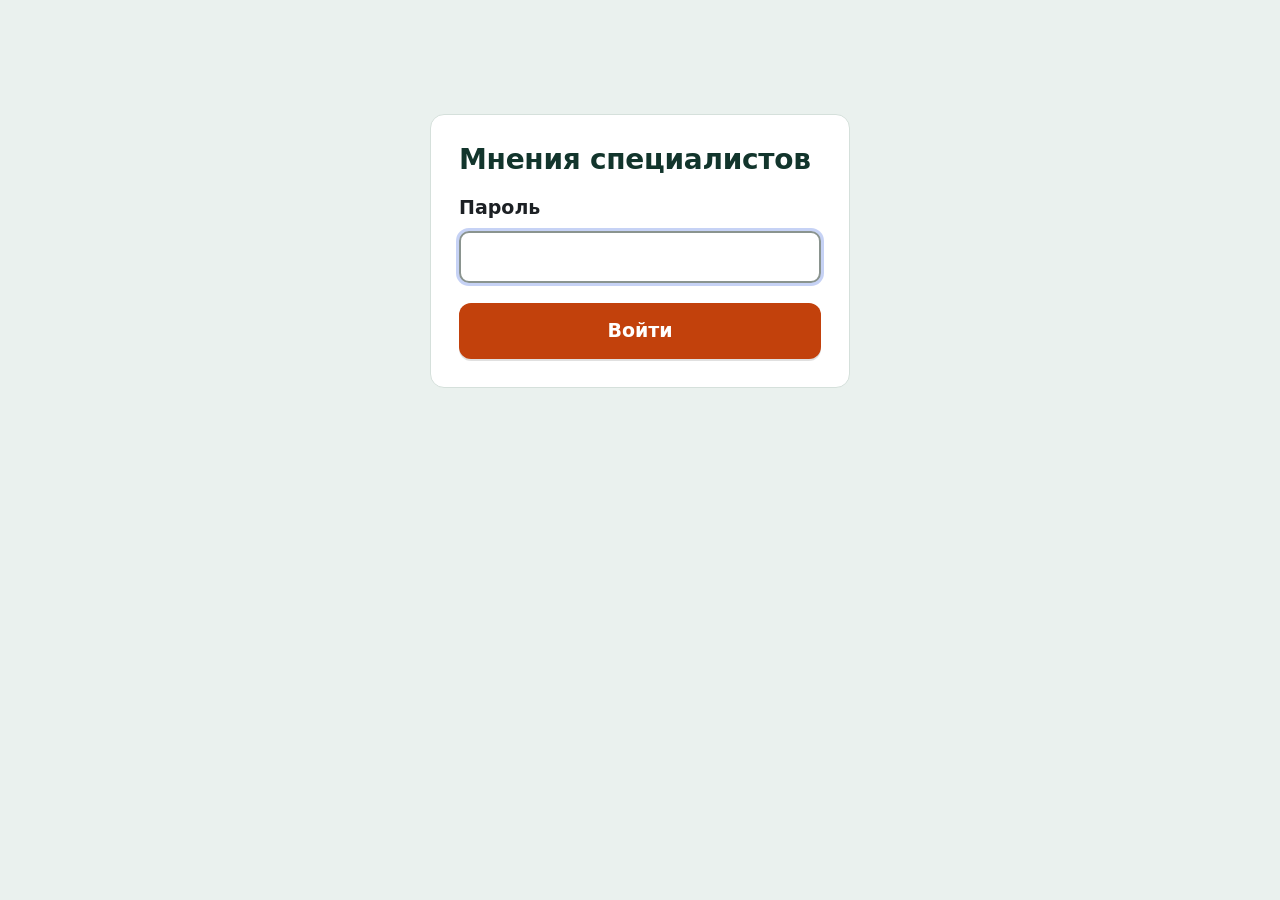
<file: admin/experts.html>
<!doctype html>
<html lang="ru">
<head>
<meta charset="utf-8">
<meta name="viewport" content="width=device-width, initial-scale=1">
<title>Редактор мнений специалистов</title>
<meta name="robots" content="noindex, nofollow">
<link rel="stylesheet" href="../assets/css/style.css">
<style>
  body { background: var(--bg-tint); font-size: 17px; }
  .adm { max-width: 980px; margin: 0 auto; padding: 24px var(--gutter) 120px; }
  .adm h1 { font-size: 28px; }
  .login { max-width: 420px; margin: 10vh auto 0; background: #fff; border-radius: var(--radius); padding: 28px; border: 1px solid var(--line); }
  .bar { position: sticky; top: 0; z-index: 10; display: flex; flex-wrap: wrap; gap: 10px; align-items: center; background: var(--bg-tint); padding: 12px 0; border-bottom: 1px solid var(--line); margin-bottom: 20px; }
  .bar .btn { min-height: 46px; padding: 10px 18px; font-size: 17px; }
  .bar__status { margin-left: auto; font-weight: 600; color: var(--text-soft); }
  .bar__status.is-dirty { color: var(--cta); }
  .bar__status.is-err { color: var(--err); }
  .btn--sec { background: #fff; color: var(--text); border: 2px solid #8a948f; }
  .btn--danger { background: #fff; color: var(--err); border: 2px solid var(--err); }
  .btn--sm { min-height: 40px !important; padding: 6px 12px !important; font-size: 15px !important; }
  .rv { background: #fff; border: 1px solid var(--line); border-radius: var(--radius); padding: 18px; margin-bottom: 16px; display: grid; gap: 16px; grid-template-columns: 140px 1fr; }
  .rv.is-off { opacity: .8; border-style: dashed; }
  .rv__photo { width: 140px; aspect-ratio: 1; border-radius: 50%; background: var(--bg-tint) center/cover no-repeat; border: 2px dashed #b9c2be; display: flex; align-items: center; justify-content: center; text-align: center; font-size: 13px; color: var(--text-soft); }
  .rv__photo.has-img { border-style: solid; }
  .rv__side { display: grid; gap: 8px; align-content: start; }
  .rv__fields { display: grid; gap: 12px; grid-template-columns: 1fr 90px 1fr; }
  .rv__fields .full { grid-column: 1 / -1; }
  .rv label { display: block; font-weight: 700; font-size: 15px; margin-bottom: 4px; }
  .rv input[type=text], .rv input[type=number], .rv input[type=url], .rv textarea {
    width: 100%; font: 400 17px/1.4 var(--font); padding: 10px 12px; border: 2px solid #b9c2be; border-radius: 8px; background: #fff; color: var(--text);
  }
  .rv textarea { min-height: 120px; resize: vertical; }
  .rv input:focus, .rv textarea:focus { border-color: var(--focus); outline: none; }
  .rv__count { font-size: 13px; color: var(--text-soft); text-align: right; }
  .rv__checks { display: flex; flex-wrap: wrap; gap: 18px; }
  .rv__checks label { display: flex; gap: 8px; align-items: center; font-weight: 600; margin: 0; }
  .rv__checks input { width: 22px; height: 22px; accent-color: var(--trust); }
  .rv__actions { display: flex; gap: 8px; flex-wrap: wrap; }
  .rv__badge { display: inline-block; font-size: 13px; font-weight: 700; padding: 2px 8px; border-radius: 99px; }
  .rv__badge.on { background: var(--trust-bg); color: var(--trust); }
  .rv__badge.off { background: #eee; color: var(--text-soft); }
  .hint { font-size: 15px; color: var(--text-soft); }
  .empty { text-align: center; padding: 48px 16px; color: var(--text-soft); }
  @media (max-width: 640px) {
    .rv { grid-template-columns: 1fr; }
    .rv__side { grid-template-columns: 100px 1fr; align-items: center; }
    .rv__photo { width: 100px; }
    .rv__fields { grid-template-columns: 1fr 80px; }
    .rv__fields .city { grid-column: 1 / -1; }
  }
</style>
</head>
<body>
<main class="adm">

  <!-- Вход -->
  <section class="login" id="login" hidden>
    <h1>Мнения специалистов</h1>
    <form id="login-form" novalidate>
      <div class="field">
        <label for="pw">Пароль</label>
        <input id="pw" type="password" autocomplete="current-password" required style="width:100%;min-height:52px;font-size:19px;padding:10px 14px;border:2px solid #8a948f;border-radius:10px">
      </div>
      <p class="form-error" id="login-err" role="alert" hidden></p>
      <button class="btn btn--cta btn--block" type="submit">Войти</button>
    </form>
  </section>

  <!-- Редактор -->
  <section id="editor" hidden>
    <h1>Мнения специалистов на лендинге</h1>
    <p class="hint">На странице показываются только записи с отметками «Разрешение специалиста получено» и «Опубликован», в порядке списка. Указывайте настоящие имя, специальность и квалификацию, а также связь специалиста с продуктом — она показывается под цитатой. Изменения появятся на лендинге после «Сохранить».</p>
    <div class="bar">
      <button class="btn btn--cta" type="button" id="save">Сохранить</button>
      <button class="btn btn--sec" type="button" id="add">+ Добавить специалиста</button>
      <a class="btn btn--sec" href="../index.html#experts-title" target="_blank" rel="noopener">Открыть лендинг</a>
      <a class="btn btn--sec" href="./">Отзывы</a>
      <a class="btn btn--sec" href="stats.php">Статистика</a>
      <button class="btn btn--sec" type="button" id="logout">Выйти</button>
      <span class="bar__status" id="status" aria-live="polite"></span>
    </div>
    <div id="list"></div>
  </section>

</main>

<template id="tpl">
  <article class="rv">
    <div class="rv__side">
      <div class="rv__photo" data-photo>нет фото</div>
      <div>
        <label class="btn btn--sec btn--sm" style="display:inline-flex;cursor:pointer">Загрузить фото
          <input type="file" accept="image/jpeg,image/png,image/webp" data-upload hidden>
        </label>
        <p class="hint" style="margin:6px 0 0">JPG, PNG или WebP до 3 МБ</p>
      </div>
    </div>
    <div>
      <div class="rv__fields">
        <div><label>Имя и фамилия</label><input type="text" data-f="name" maxlength="80" placeholder="Dott. Mario Bianchi"></div>
        <div class="city" style="grid-column:span 2"><label>Специальность</label><input type="text" data-f="specialty" maxlength="80" placeholder="Ortopedico, fisioterapista…"></div>
        <div class="full"><label>Квалификация</label><input type="text" data-f="qualification" maxlength="160" placeholder="напр. Specialista in ortopedia, Ospedale …, 20 anni di esperienza"></div>
        <div class="full"><label>Цитата (дословно, с согласия специалиста)</label><textarea data-f="quote" maxlength="1500"></textarea><div class="rv__count" data-count></div></div>
        <div class="full"><label>Фото (адрес)</label><input type="text" data-f="photo" placeholder="assets/img/experts/… или https://…"></div>
        <div class="full"><label>Видео mp4 (необязательно)</label><input type="text" data-f="video" placeholder="https://… или assets/…"></div>
        <div class="full"><label>Субтитры .vtt на итальянском (для видео)</label><input type="text" data-f="subtitles" placeholder="https://… или assets/…"></div>
        <div class="full"><label>Источник и дата (показывается на сайте)</label><input type="text" data-f="source" maxlength="200" placeholder="напр. intervista, ottobre 2026"></div>
        <div class="full"><label>Связь с продуктом (показывается на сайте)</label><input type="text" data-f="relation" maxlength="200" placeholder="напр. collaborazione retribuita / nessuna"></div>
        <div class="full"><label>Заметка для себя (на сайте не показывается)</label><input type="text" data-f="note" maxlength="300" placeholder="договор, контакты, где хранится разрешение"></div>
      </div>
      <div class="rv__checks" style="margin-top:14px">
        <label><input type="checkbox" data-f="consent"> Разрешение специалиста на публикацию получено</label>
        <label><input type="checkbox" data-f="published"> Опубликован</label>
        <span class="rv__badge" data-badge></span>
      </div>
      <div class="rv__actions" style="margin-top:14px">
        <button type="button" class="btn btn--sec btn--sm" data-act="up" aria-label="Выше">↑ Выше</button>
        <button type="button" class="btn btn--sec btn--sm" data-act="down" aria-label="Ниже">↓ Ниже</button>
        <button type="button" class="btn btn--danger btn--sm" data-act="del">Удалить</button>
      </div>
    </div>
  </article>
</template>

<script>
(function () {
  'use strict';
  var API = '../api/reviews.php';
  var COLL = 'experts';
  var csrf = null, reviews = [], dirty = false;
  var $ = function (s, r) { return (r || document).querySelector(s); };

  function status(msg, cls) {
    var el = $('#status');
    el.textContent = msg || '';
    el.className = 'bar__status' + (cls ? ' ' + cls : '');
  }
  function setDirty(v) {
    dirty = v;
    if (v) status('Есть несохранённые изменения', 'is-dirty');
  }
  window.addEventListener('beforeunload', function (e) { if (dirty) { e.preventDefault(); e.returnValue = ''; } });

  function api(method, body, isForm) {
    var opt = { method: method, credentials: 'same-origin', headers: {} };
    if (csrf) opt.headers['X-CSRF-Token'] = csrf;
    if (body) {
      if (isForm) opt.body = body;
      else { opt.headers['Content-Type'] = 'application/json'; opt.body = JSON.stringify(body); }
    }
    var url = method === 'GET' ? API + '?scope=' + body + '&c=' + COLL : API;
    if (method === 'GET') delete opt.body;
    return fetch(url, opt).then(function (r) {
      return r.json().catch(function () { return {}; }).then(function (d) {
        if (r.status === 401 && d.error === 'auth') { showLogin(); throw new Error('auth'); }
        if (!r.ok || !d.ok) throw new Error(d.error || ('http_' + r.status));
        return d;
      });
    });
  }

  function uid() { return Math.random().toString(36).slice(2, 10); }

  function showLogin() {
    $('#editor').hidden = true;
    $('#login').hidden = false;
    $('#pw').focus();
  }
  function showEditor() {
    $('#login').hidden = true;
    $('#editor').hidden = false;
  }

  function render() {
    var list = $('#list');
    list.innerHTML = '';
    if (!reviews.length) {
      list.innerHTML = '<p class="empty">Записей пока нет. Нажмите «+ Добавить специалиста».</p>';
      return;
    }
    reviews.forEach(function (r, i) {
      var node = $('#tpl').content.firstElementChild.cloneNode(true);
      node.querySelectorAll('[data-f]').forEach(function (inp) {
        var k = inp.getAttribute('data-f');
        if (inp.type === 'checkbox') inp.checked = !!r[k];
        else inp.value = r[k] != null && r[k] !== 0 ? r[k] : '';
        inp.addEventListener('input', function () {
          r[k] = inp.type === 'checkbox' ? inp.checked : (inp.type === 'number' ? parseInt(inp.value, 10) || 0 : inp.value);
          if (k === 'consent' && !inp.checked) r.published = false;
          setDirty(true);
          refresh(node, r);
        });
      });
      node.querySelector('[data-upload]').addEventListener('change', function (e) {
        var f = e.target.files[0];
        if (!f) return;
        if (f.size > 3 * 1024 * 1024) { status('Фото больше 3 МБ', 'is-err'); return; }
        var fd = new FormData();
        fd.append('action', 'upload');
        fd.append('collection', COLL);
        fd.append('file', f);
        status('Загрузка фото…');
        api('POST', fd, true).then(function (d) {
          r.photo = d.url;
          node.querySelector('[data-f="photo"]').value = d.url;
          setDirty(true);
          refresh(node, r);
        }).catch(function (err) { status('Не удалось загрузить фото: ' + err.message, 'is-err'); });
      });
      node.querySelectorAll('[data-act]').forEach(function (b) {
        b.addEventListener('click', function () {
          var act = b.getAttribute('data-act');
          if (act === 'del') {
            if (!confirm('Удалить специалиста «' + (r.name || 'без имени') + '»?')) return;
            reviews.splice(i, 1);
          } else {
            var j = act === 'up' ? i - 1 : i + 1;
            if (j < 0 || j >= reviews.length) return;
            reviews.splice(j, 0, reviews.splice(i, 1)[0]);
          }
          setDirty(true);
          render();
        });
      });
      refresh(node, r);
      list.appendChild(node);
    });
  }

  function refresh(node, r) {
    var ph = node.querySelector('[data-photo]');
    if (r.photo) {
      ph.style.backgroundImage = 'url("' + (/^https:/.test(r.photo) ? r.photo : '../' + r.photo).replace(/"/g, '') + '")';
      ph.classList.add('has-img'); ph.textContent = '';
    } else {
      ph.style.backgroundImage = ''; ph.classList.remove('has-img'); ph.textContent = 'нет фото';
    }
    var pub = node.querySelector('[data-f="published"]');
    pub.disabled = !r.consent;
    pub.checked = !!r.published;
    var on = r.published && r.consent;
    var badge = node.querySelector('[data-badge]');
    badge.textContent = on ? 'Показывается на сайте' : (r.consent ? 'Скрыт' : 'Скрыт: нет разрешения специалиста');
    badge.className = 'rv__badge ' + (on ? 'on' : 'off');
    node.classList.toggle('is-off', !on);
    node.querySelector('[data-count]').textContent = (r.quote || '').length + ' / 1500';
  }

  function load() {
    return api('GET', 'all').then(function (d) {
      reviews = d.reviews || [];
      render();
      setDirty(false);
      status('Загружено специалистов: ' + reviews.length);
    });
  }

  $('#login-form').addEventListener('submit', function (e) {
    e.preventDefault();
    var err = $('#login-err');
    err.hidden = true;
    api('POST', { action: 'login', area: COLL, collection: COLL, password: $('#pw').value }).then(function (d) {
      csrf = d.csrf;
      $('#pw').value = '';
      showEditor();
      return load();
    }).catch(function (e2) {
      err.textContent = e2.message === 'rate_limited' ? 'Слишком много попыток. Подождите 15 минут.' : 'Неверный пароль';
      err.hidden = false;
    });
  });

  $('#add').addEventListener('click', function () {
    reviews.unshift({ id: uid(), name: '', specialty: '', qualification: '', quote: '', photo: '', video: '', subtitles: '', source: '', relation: '', note: '', consent: false, published: false });
    setDirty(true);
    render();
    var first = $('#list [data-f="name"]');
    if (first) first.focus();
  });

  $('#save').addEventListener('click', function () {
    var btn = this;
    btn.disabled = true;
    status('Сохранение…');
    api('POST', { action: 'save', collection: COLL, reviews: reviews }).then(function (d) {
      reviews = d.reviews;
      render();
      setDirty(false);
      var n = reviews.filter(function (r) { return r.published && r.consent; }).length;
      status('Сохранено. На сайте: ' + n + ' из ' + reviews.length);
    }).catch(function (e) {
      status('Ошибка сохранения: ' + e.message, 'is-err');
    }).then(function () { btn.disabled = false; });
  });

  $('#logout').addEventListener('click', function () {
    if (dirty && !confirm('Есть несохранённые изменения. Выйти без сохранения?')) return;
    api('POST', { action: 'logout', collection: COLL }).catch(function () {}).then(function () {
      csrf = null; dirty = false; reviews = [];
      showLogin();
    });
  });

  // Старт: проверить, есть ли уже сессия
  api('GET', 'session').then(function (d) {
    if (d.logged) { csrf = d.csrf; showEditor(); return load(); }
    showLogin();
  }).catch(showLogin);
})();
</script>
</body>
</html>
</file>
<file: assets/css/style.css>
/* Лендинг TSL — Италия 60+. Цвета подобрать под упаковку: меняются только переменные ниже. */
:root {
  --bg: #ffffff;
  --bg-tint: #f5f7f6;
  --text: #1c2024;
  --text-soft: #4a5259;
  --line: #dde2e0;
  --trust: #1f6b58;        /* приглушённый зелёный — доверие */
  --trust-bg: #e7f2ee;
  --cta: #c2410c;          /* единственный цвет CTA, белый текст 5.2:1 */
  --cta-hover: #9a3412;
  --price: #a4231b;        /* цена и скидка */
  --focus: #1d4ed8;
  --err: #b42318;
  --err-bg: #fdecea;
  --draft: #fde68a;

  --radius: 14px;
  --gutter: 20px;
  --font: Inter, "Open Sans", system-ui, -apple-system, "Segoe UI", Roboto, Arial, sans-serif;
}

*, *::before, *::after { box-sizing: border-box; }
html { -webkit-text-size-adjust: 100%; scroll-behavior: smooth; }
@media (prefers-reduced-motion: reduce) { html { scroll-behavior: auto; } }

body {
  margin: 0;
  background: var(--bg);
  color: var(--text);
  font-family: var(--font);
  font-size: 19px;
  line-height: 1.55;
  overflow-wrap: break-word;
}

img, video { max-width: 100%; height: auto; display: block; }
a { color: var(--trust); text-underline-offset: 3px; }
:focus-visible { outline: 3px solid var(--focus); outline-offset: 3px; border-radius: 4px; }

h1, h2, h3 { line-height: 1.2; margin: 0 0 .6em; letter-spacing: -.01em; }
h1 { font-size: 32px; }
h2 { font-size: 27px; }
h3 { font-size: 22px; }
p { margin: 0 0 1em; }
.lead { font-size: 20px; color: var(--text-soft); }
.caption { font-size: 16px; color: var(--text-soft); margin-top: .5em; }
.center { text-align: center; }
.narrow { max-width: 680px; margin-left: auto; margin-right: auto; }
.mt-l { margin-top: 48px; }
.visually-hidden { position: absolute !important; width: 1px; height: 1px; overflow: hidden; clip: rect(0 0 0 0); white-space: nowrap; }

.wrap { width: 100%; max-width: 1080px; margin: 0 auto; padding: 0 var(--gutter); }
.narrow-wrap { max-width: 720px; }

.skip-link { position: absolute; left: -9999px; top: 0; background: #fff; padding: 12px; z-index: 100; }
.skip-link:focus { left: 8px; top: 8px; }

/* ---------- Кнопки ---------- */
.btn {
  display: inline-flex; align-items: center; justify-content: center; gap: 8px;
  min-height: 56px; padding: 14px 28px;
  border: 0; border-radius: 12px;
  font: 700 19px/1.2 var(--font);
  text-decoration: none; text-align: center; cursor: pointer;
}
.btn--cta { background: var(--cta); color: #fff; box-shadow: 0 2px 0 rgba(0,0,0,.12); }
.btn--cta:hover { background: var(--cta-hover); }
.btn--block { display: flex; width: 100%; }
.btn--ghost { background: #fff; color: var(--text); border: 2px solid var(--text); min-height: 52px; }
.btn-note { font-size: 16px; color: var(--text-soft); margin: 10px 0 0; }
.btn__busy { display: none; }
.btn[aria-busy="true"] { opacity: .75; cursor: progress; }
.btn[aria-busy="true"] .btn__label { display: none; }
.btn[aria-busy="true"] .btn__busy { display: inline; }
.link-btn { background: none; border: 0; padding: 8px; font: 600 18px var(--font); color: var(--trust); text-decoration: underline; cursor: pointer; min-height: 44px; }
.cta-block { text-align: center; margin-top: 40px; }
.cta-block .btn { width: 100%; max-width: 420px; }

/* ---------- Медиа-плейсхолдеры (резервируют место → нет CLS) ---------- */
.media { width: 100%; border-radius: var(--radius); overflow: hidden; background: var(--bg-tint); }
.ph-media {
  display: flex; align-items: center; justify-content: center; text-align: center;
  padding: 16px; border: 2px dashed #b9c2be; color: var(--text-soft); font-size: 16px;
}
.media--product { max-width: 360px; margin-left: auto; margin-right: auto; }

/* ---------- Шапка ---------- */
.topbar { border-bottom: 1px solid var(--line); background: #fff; }
.topbar__inner { display: flex; align-items: center; justify-content: space-between; min-height: 56px; gap: 12px; }
.topbar__brand { font-weight: 800; font-size: 20px; }
.topbar__link { font-size: 17px; font-weight: 600; }

/* ---------- Секции ---------- */
.section { padding: 56px 0; }
.section--tint { background: var(--bg-tint); }
.prose { max-width: 640px; }
.two-col { display: grid; gap: 32px; }
.two-col--center { align-items: center; margin-bottom: 32px; }

/* Hero */
.hero { padding: 28px 0 48px; }
.hero__grid { display: grid; gap: 28px; }
.eyebrow { display: inline-block; font-size: 16px; font-weight: 700; color: var(--trust); background: var(--trust-bg); padding: 4px 12px; border-radius: 99px; margin-bottom: 14px; }
.hero__attribution { font-size: 17px; color: var(--text-soft); margin-top: -8px; }
.hero__product { display: grid; grid-template-columns: 120px 1fr; gap: 16px; align-items: center; margin: 8px 0 20px; }
.hero__product .media--product { max-width: 120px; font-size: 13px; padding: 8px; }
.hero__product-note { margin: 0; font-size: 18px; }
.hero .btn--cta { width: 100%; }
.price-accent { color: var(--price); }

.trust-row { list-style: none; padding: 0; margin: 18px 0 0; display: grid; gap: 8px; font-size: 17px; font-weight: 600; }
.trust-row li { display: flex; align-items: center; gap: 10px; }
.ico { display: inline-flex; width: 28px; height: 28px; border-radius: 50%; background: var(--trust-bg); color: var(--trust); align-items: center; justify-content: center; font-size: 16px; flex: none; }

/* Проблема */
.situations { list-style: none; padding: 0; margin: 24px 0; display: grid; gap: 12px; }
.situations li { display: flex; gap: 14px; align-items: flex-start; background: var(--bg-tint); padding: 16px; border-radius: var(--radius); }
.situations__ico { font-size: 28px; line-height: 1; flex: none; }
.transition { font-weight: 600; border-left: 4px solid var(--trust); padding-left: 14px; }

/* Карточки */
.cards { display: grid; gap: 16px; margin-top: 24px; }
.card { background: #fff; border: 1px solid var(--line); border-radius: var(--radius); padding: 24px; }
.section--tint .card { border-color: transparent; }
.card p:last-child { margin-bottom: 0; }
.card__num { display: inline-flex; width: 40px; height: 40px; border-radius: 50%; background: var(--trust); color: #fff; font-weight: 800; align-items: center; justify-content: center; margin-bottom: 12px; }
.card__ico { font-size: 32px; display: block; margin-bottom: 8px; }

.steps { list-style: none; padding: 0; margin: 0; display: grid; gap: 12px; counter-reset: none; }
.steps__item { display: flex; gap: 14px; align-items: center; background: #fff; border-radius: var(--radius); padding: 16px; }
.steps__n { flex: none; width: 36px; height: 36px; border-radius: 50%; border: 2px solid var(--trust); color: var(--trust); font-weight: 800; display: inline-flex; align-items: center; justify-content: center; }

/* Механизм */
.ingredient__dl { margin: 0; display: grid; gap: 10px; }
.ingredient__dl div { display: grid; gap: 2px; }
.ingredient__dl dt { font-size: 15px; font-weight: 700; text-transform: uppercase; letter-spacing: .04em; color: var(--trust); }
.ingredient__dl dd { margin: 0; }
.before-after { margin-top: 48px; }
.before-after__grid { display: grid; gap: 12px; align-items: center; }
.before-after__item { margin: 0; }
.before-after__item figcaption { margin-top: 8px; }
.before-after__arrow { font-size: 36px; text-align: center; color: var(--trust); transform: rotate(90deg); }

/* Состав */
.table-wrap { overflow-x: auto; }
.table { width: 100%; border-collapse: collapse; background: #fff; border-radius: var(--radius); overflow: hidden; }
.table th, .table td { text-align: left; padding: 14px 16px; border-bottom: 1px solid var(--line); vertical-align: top; }
.table th { background: var(--trust-bg); font-size: 17px; }
.usage { margin: 0 0 24px; display: grid; gap: 0; background: #fff; border-radius: var(--radius); }
.usage div { padding: 14px 16px; border-bottom: 1px solid var(--line); }
.usage div:last-child { border-bottom: 0; }
.usage dt { font-weight: 700; }
.usage dd { margin: 0; }
.notice { border-left: 4px solid #b7791f; background: #fff8eb; padding: 16px 18px; border-radius: 0 var(--radius) var(--radius) 0; }
.notice h3 { font-size: 20px; margin-bottom: 6px; }
.notice p:last-child { margin: 0; }

/* Отзывы */
.slider__track {
  display: grid; grid-auto-flow: column; grid-auto-columns: 100%; gap: 16px;
  overflow-x: auto; scroll-snap-type: x mandatory; scroll-behavior: smooth;
  padding: 4px 2px 8px; scrollbar-width: none;
}
.slider__track::-webkit-scrollbar { display: none; }
.review { scroll-snap-align: start; background: #fff; border: 1px solid var(--line); border-radius: var(--radius); padding: 22px; display: flex; flex-direction: column; gap: 14px; }
.review__head { display: flex; gap: 14px; align-items: center; }
.review__photo { width: 84px; flex: none; border-radius: 50%; font-size: 12px; padding: 6px; }
.review__who { margin: 0; font-size: 18px; }
.review__text { margin: 0; font-size: 19px; }
.review__video { font-size: 15px; }
.slider__nav { display: flex; align-items: center; justify-content: center; gap: 20px; margin-top: 16px; }
.slider__btn { width: 56px; height: 56px; border-radius: 50%; border: 2px solid var(--text); background: #fff; font-size: 30px; line-height: 1; cursor: pointer; color: var(--text); }
.slider__btn:disabled { opacity: .35; cursor: default; }
.slider__count { font-weight: 700; min-width: 60px; text-align: center; }

/* Эксперт */
.expert { display: grid; gap: 20px; background: #fff; border-radius: var(--radius); padding: 24px; max-width: 820px; margin: 0 auto; }
.expert__photo { max-width: 160px; }
.expert__role { color: var(--text-soft); }
.expert__quote { margin: 0 0 12px; font-size: 20px; border-left: 4px solid var(--trust); padding-left: 14px; }

/* Доверие */
.stats { list-style: none; padding: 0; margin: 24px 0 0; display: grid; grid-template-columns: repeat(3, 1fr); gap: 8px; text-align: center; }
.stats li { background: var(--trust-bg); border-radius: var(--radius); padding: 18px 6px; }
.stats strong { display: block; font-size: 28px; color: var(--trust); line-height: 1.1; }
.stats span { font-size: 16px; }
.docs { list-style: none; padding: 0; margin: 32px 0 0; display: grid; gap: 12px; }
.docs li { border: 1px solid var(--line); border-radius: var(--radius); padding: 18px 20px; }
.docs h3 { font-size: 19px; margin-bottom: 4px; }
.docs p { margin: 0; }

/* Оффер */
.offer { display: grid; gap: 24px; background: #fff; border-radius: var(--radius); padding: 24px; margin-top: 24px; }
.offer__name { font-size: 26px; margin-bottom: 8px; }
.offer__spec { padding-left: 22px; margin: 0 0 20px; }
.price-box { border: 2px solid var(--line); border-radius: var(--radius); padding: 18px; margin-bottom: 20px; }
.price-box__badge { display: inline-block; background: var(--price); color: #fff; font-weight: 800; padding: 4px 12px; border-radius: 8px; margin-bottom: 10px; }
.price-box__badge--inline { font-size: 17px; margin: 0 6px; vertical-align: middle; }
.price-box__old { margin: 0; color: var(--text-soft); }
.price-box__now { font-size: 22px; margin: 4px 0 12px; }
.price-box__now strong { font-size: 36px; color: var(--price); }
.price-box__lines { margin: 0; }
.price-box__lines div { display: flex; justify-content: space-between; gap: 12px; padding: 8px 0; border-top: 1px solid var(--line); }
.price-box__lines dt { color: var(--text-soft); }
.price-box__lines dd { margin: 0; text-align: right; font-weight: 600; }
.price-box__total dt, .price-box__total dd { font-weight: 800; color: var(--text); }

/* FAQ */
.faq { display: grid; gap: 12px; margin-top: 16px; }
.faq details { background: #fff; border-radius: var(--radius); border: 1px solid var(--line); }
.faq summary {
  list-style: none; cursor: pointer; padding: 20px 56px 20px 20px; font-weight: 700; font-size: 20px;
  position: relative; min-height: 60px;
}
.faq summary::-webkit-details-marker { display: none; }
.faq summary::after {
  content: "+"; position: absolute; right: 18px; top: 50%; transform: translateY(-50%);
  width: 32px; height: 32px; border-radius: 50%; background: var(--trust-bg); color: var(--trust);
  display: flex; align-items: center; justify-content: center; font-size: 24px; font-weight: 700;
}
.faq details[open] summary::after { content: "−"; }
.faq__a { padding: 0 20px 20px; }
.faq__a p:last-child { margin-bottom: 0; }

/* Финал */
.final { background: var(--trust-bg); }
.final__box { display: grid; gap: 24px; background: #fff; border-radius: var(--radius); padding: 24px; max-width: 860px; margin: 24px auto 0; }
.final__img { max-width: 200px; }
.final__price { font-size: 20px; margin-bottom: 16px; }
.final__price s { color: var(--text-soft); }
.final__price strong { font-size: 36px; color: var(--price); display: inline-block; }
.timer { margin-bottom: 16px; }
.timer__label { font-weight: 600; margin-bottom: 8px; }
.timer__clock { display: grid; grid-template-columns: repeat(4, 1fr); gap: 8px; text-align: center; }
.timer__clock div { background: var(--text); color: #fff; border-radius: 10px; padding: 10px 4px; }
.timer__clock strong { display: block; font-size: 28px; font-variant-numeric: tabular-nums; line-height: 1.1; }
.timer__clock span { font-size: 14px; }
.stock { font-weight: 600; background: #fff4e5; border-radius: 10px; padding: 12px 14px; }
.stock strong { color: var(--price); }
.offer-ended { font-weight: 600; background: var(--bg-tint); border-radius: 10px; padding: 12px 14px; }

/* Форма */
.section--form { background: var(--bg-tint); }
.section--form:focus { outline: none; }
.form-card, .success { background: #fff; border-radius: var(--radius); padding: 28px 22px; box-shadow: 0 6px 24px rgba(0,0,0,.06); border: 1px solid var(--line); }
.field { margin-bottom: 20px; }
.field label { display: block; font-weight: 700; margin-bottom: 8px; font-size: 19px; }
.field input[type="text"], .field input[type="tel"] {
  width: 100%; min-height: 58px; padding: 12px 16px;
  font: 400 20px/1.3 var(--font); color: var(--text);
  background: #fff; border: 2px solid #8a948f; border-radius: 10px;
}
.field input:focus { border-color: var(--focus); outline: 3px solid rgba(29,78,216,.25); outline-offset: 0; }
.field input[aria-invalid="true"] { border-color: var(--err); background: var(--err-bg); }
.field__hint { font-size: 16px; color: var(--text-soft); margin: 6px 0 0; }
.field__err { color: var(--err); font-weight: 600; font-size: 17px; margin: 6px 0 0; }
.field__err::before { content: "⚠ "; }
.field--check { display: grid; grid-template-columns: 32px 1fr; gap: 12px; align-items: start; }
.field--check input { width: 28px; height: 28px; margin: 2px 0 0; accent-color: var(--trust); }
.field--check label { font-weight: 400; font-size: 17px; margin: 0; }
.field--check .field__err { grid-column: 1 / -1; }
.hp { position: absolute; left: -10000px; width: 1px; height: 1px; overflow: hidden; }
.form-error { background: var(--err-bg); color: var(--err); font-weight: 600; padding: 12px 14px; border-radius: 10px; }
.form-privacy { font-size: 16px; color: var(--text-soft); margin: 16px 0 0; }

.success { text-align: center; }
.success:focus { outline: none; }
.success__ico { width: 72px; height: 72px; border-radius: 50%; background: var(--trust); color: #fff; font-size: 40px; display: flex; align-items: center; justify-content: center; margin: 0 auto 16px; }

/* Подвал */
.footer { background: #1c2024; color: #e5e8e6; padding: 48px 0 110px; font-size: 16px; }
.footer a { color: #fff; }
.footer__grid { display: grid; gap: 28px; }
.footer__h { font-size: 18px; color: #fff; margin-bottom: 8px; }
.footer__links { list-style: none; padding: 0; margin: 0; display: grid; gap: 4px; }
.footer__links a { display: inline-block; padding: 6px 0; }
.footer__legal { margin-top: 24px; color: #c4cac7; font-size: 15px; }

/* Липкая CTA */
.sticky-cta {
  position: fixed; left: 0; right: 0; bottom: 0; z-index: 40;
  padding: 10px 16px calc(10px + env(safe-area-inset-bottom));
  background: rgba(255,255,255,.96); border-top: 1px solid var(--line);
  box-shadow: 0 -4px 16px rgba(0,0,0,.08);
}

/* Cookie */
.cookie {
  position: fixed; left: 12px; right: 12px; bottom: 12px; z-index: 60;
  background: #fff; border: 1px solid var(--line); border-radius: var(--radius);
  padding: 18px; box-shadow: 0 8px 32px rgba(0,0,0,.18); font-size: 17px; max-width: 560px; margin: 0 auto;
}
.cookie p { margin-bottom: 8px; }
.cookie__btns { display: grid; grid-template-columns: 1fr 1fr; gap: 10px; margin-top: 8px; }

/* Демо */
.demo-banner { background: #111; color: #fde68a; text-align: center; font-weight: 700; font-size: 15px; padding: 8px 12px; }

/* ---------- Утверждения из концепции ---------- */
/* Без JS видны только нейтральные варианты */
[data-claim]:not(.claim-on) { display: none !important; }
[data-claim-alt].claim-off { display: none !important; }
[data-offer-promo].promo-off { display: none !important; }

/* Черновик: подсветка непроверенных утверждений и плейсхолдеров */
.mode-draft .claim-draft { outline: 2px dashed #b45309; outline-offset: 3px; background: rgba(253,230,138,.35); position: relative; }
.mode-draft .claim-draft::before {
  content: "DA VERIFICARE"; display: inline-block; font: 700 11px/1 var(--font); letter-spacing: .05em;
  background: #b45309; color: #fff; padding: 3px 6px; border-radius: 4px; margin-right: 6px; vertical-align: middle;
}
.mode-draft .ph { background: var(--draft); border-radius: 4px; padding: 0 3px; }

/* ---------- Планшет и desktop ---------- */
@media (min-width: 768px) {
  :root { --gutter: 32px; }
  h1 { font-size: 42px; }
  h2 { font-size: 34px; }
  h3 { font-size: 25px; }
  .section { padding: 80px 0; }
  .two-col { grid-template-columns: 1fr 1fr; gap: 48px; align-items: center; }
  .two-col--top { align-items: start; }
  .cards--3 { grid-template-columns: repeat(3, 1fr); }
  .steps { grid-template-columns: repeat(3, 1fr); }
  .steps__item { flex-direction: column; text-align: center; }
  .before-after__grid { grid-template-columns: 1fr auto 1fr; }
  .before-after__arrow { transform: none; }
  .docs { grid-template-columns: repeat(3, 1fr); }
  .stats strong { font-size: 40px; }
  .expert { grid-template-columns: 160px 1fr; align-items: start; }
  .offer { grid-template-columns: 1fr 1fr; padding: 40px; align-items: center; }
  .final__box { grid-template-columns: 200px 1fr; padding: 36px; align-items: center; }
  .form-card, .success { padding: 40px; }
  .footer { padding-bottom: 48px; }
  .footer__grid { grid-template-columns: repeat(3, 1fr); }
  .hero__grid { grid-template-columns: 1.1fr .9fr; align-items: center; gap: 48px; }
  .hero { padding: 48px 0 72px; }
  .hero .btn--cta { width: auto; min-width: 320px; }
  .sticky-cta { display: none; }
}
@media (min-width: 1024px) {
  h1 { font-size: 46px; }
}
@media (max-width: 767px) {
  /* На мобильном фото человека — после текста и CTA, чтобы CTA была высоко */
  .hero__media { order: 2; }
}
@media (max-width: 359px) {
  :root { --gutter: 16px; }
  h1 { font-size: 30px; }
  h2 { font-size: 25px; }
  body { font-size: 18px; }
  .stats { grid-template-columns: 1fr; }
  .timer__clock strong { font-size: 24px; }
}

/* Реальные изображения и видео */
picture.media { display: block; }
picture.media img { width: 100%; height: 100%; object-fit: cover; }
.media--product img { object-fit: contain; }
.media--video { display: block; object-fit: cover; max-height: 640px; max-width: 420px; margin: 0 auto; }

@media (max-width: 767px) {
  .topbar__brand { font-size: 18px; white-space: nowrap; }
  .topbar__link { font-size: 16px; white-space: nowrap; }
  .hero { padding-top: 20px; }
  .eyebrow { margin-bottom: 10px; }
  .hero .lead { font-size: 18px; margin-bottom: 12px; }
  .hero__product { grid-template-columns: 84px 1fr; gap: 12px; margin: 4px 0 16px; }
  .hero__product .media--product { max-width: 84px; padding: 0; }
  .hero__product-note { font-size: 16px; line-height: 1.45; }
}
@media (max-width: 374px) {
  .topbar__brand { font-size: 16px; }
  .topbar__link { font-size: 15px; }
}
@media (min-width: 768px) {
  .hero__media picture.media { aspect-ratio: auto !important; height: min(620px, 80vh); }
}

/* Инфографика заказчика: если файла нет — показывается подсказка с именем файла */
.infographic { margin: 24px auto; max-width: 720px; }
.infographic--narrow { max-width: 560px; }
.infographic img { width: 100%; height: auto; border-radius: var(--radius); }
.infographic__missing { display: none; }
.infographic.is-missing { border: 2px dashed #b9c2be; border-radius: var(--radius); padding: 24px 16px; text-align: center; color: var(--text-soft); font-size: 16px; background: var(--bg-tint); }
.infographic.is-missing .infographic__missing { display: block; }
.info-grid { display: grid; gap: 24px; margin-top: 16px; }
.info-grid h4 { font-size: 20px; margin: 0 0 10px; }
.info-list { padding-left: 22px; margin: 0; display: grid; gap: 8px; }
.chips { list-style: none; padding: 0; margin: 0 0 12px; display: flex; flex-wrap: wrap; gap: 8px; }
.chips li { background: var(--trust-bg); color: var(--trust); font-weight: 700; border-radius: 99px; padding: 8px 16px; }
@media (min-width: 768px) { .info-grid { grid-template-columns: 1.4fr 1fr; } }

/* Выделение скидки и цены */
.price-strip {
  display: flex; align-items: center; flex-wrap: wrap; gap: 10px 14px;
  background: #fff4f2; border: 2px solid var(--price); border-radius: var(--radius);
  padding: 12px 16px; margin: 0 0 16px;
}
.price-strip__badge { background: var(--price); color: #fff; font-weight: 800; font-size: 24px; line-height: 1; padding: 8px 12px; border-radius: 10px; }
.price-strip__old { font-size: 22px; color: var(--text-soft); }
.price-strip__new { font-size: 38px; font-weight: 800; color: var(--price); line-height: 1; }
.price-box { border-color: var(--price); background: #fff9f8; }
.price-box__badge { font-size: 24px; padding: 6px 14px; }
.price-box__old { font-size: 21px; }
.price-box__old s { font-weight: 700; }
.price-box__now strong, .final__price strong { font-size: 46px; }
.final__price s { font-size: 24px; }
.price-box__badge--inline { font-size: 20px; }

[hidden] { display: none !important; }

/* Юридические страницы */
.legal h2 { margin-top: 40px; }
.legal h3 { margin-top: 28px; font-size: 22px; }
.legal h4 { margin: 20px 0 6px; font-size: 19px; }
.legal p, .legal li { font-size: 17px; }
.legal__toc { background: var(--bg-tint); border-radius: var(--radius); padding: 16px 20px; }
.legal__toc ul { margin: 0; padding-left: 20px; display: grid; gap: 6px; }

.review__photo { object-fit: cover; }

/* Телефон: единое поле с флагом и префиксом +39 внутри (правила ввода как в it2) */
.phone {
  display: flex; align-items: stretch; min-height: 58px;
  background: #fff; border: 2px solid #8a948f; border-radius: 10px; overflow: hidden;
  transition: border-color .15s, box-shadow .15s;
}
.phone:focus-within { border-color: var(--focus); box-shadow: 0 0 0 3px rgba(29,78,216,.25); }
.phone__pre {
  display: flex; align-items: center; gap: 8px; flex: none;
  padding: 0 12px 0 14px; border-right: 1px solid var(--line);
  font: 600 20px/1 var(--font); color: var(--text); user-select: none;
}
.phone__flag {
  width: 24px; height: 17px; border-radius: 3px; flex: none;
  background: linear-gradient(90deg, #009246 0 33.4%, #fff 33.4% 66.6%, #ce2b37 66.6% 100%);
  box-shadow: inset 0 0 0 1px rgba(0,0,0,.15);
}
.field .phone input[type="tel"] {
  flex: 1; min-width: 0; min-height: 0; border: 0; border-radius: 0; background: transparent;
  padding: 12px 14px; letter-spacing: .02em;
}
.field .phone input[type="tel"]:focus { outline: none; border: 0; }
.field .phone input[type="tel"][aria-invalid="true"] { background: transparent; }
.field.is-invalid .phone { border-color: var(--err); background: var(--err-bg); }
.field.is-invalid .phone__pre { border-right-color: #f1b7b1; }
.field.is-valid .phone { border-color: var(--trust); }
.field.is-valid .phone::after {
  content: "✓"; display: flex; align-items: center; padding-right: 14px;
  color: var(--trust); font-weight: 800; font-size: 20px;
}
.field.is-valid #f-name, .field.is-valid input[type="text"] { border-color: var(--trust); }

/* Фото товара с прозрачным фоном */
.media--product { background: transparent; border-radius: 0; }
.media--product img { object-fit: contain; }
.hero__product { grid-template-columns: 140px 1fr; }
.hero__product .media--product { max-width: 140px; }
.final__img { max-width: 260px; }
@media (max-width: 767px) {
  .hero__product { grid-template-columns: 112px 1fr; }
  .hero__product .media--product { max-width: 112px; }
}
@media (min-width: 768px) { .final__box { grid-template-columns: 260px 1fr; } }

/* ---------- Карусель отзывов ---------- */
.slider__track { grid-auto-columns: 86%; gap: 16px; padding: 6px 2px 14px; scroll-snap-type: x mandatory; }
.review {
  position: relative; scroll-snap-align: start;
  padding: 30px 22px 20px; gap: 16px; justify-content: space-between;
  box-shadow: 0 2px 10px rgba(0,0,0,.04);
}
.review::before {
  content: "\201C"; position: absolute; top: 4px; left: 16px;
  font: 700 64px/1 Georgia, "Times New Roman", serif; color: var(--trust); opacity: .28;
}
.review__text { margin: 0; padding-top: 14px; font-size: 19px; line-height: 1.55; }
.review__head { display: flex; gap: 12px; align-items: center; margin-top: auto; padding-top: 14px; border-top: 1px solid var(--line); }
.review__avatar {
  width: 52px; height: 52px; flex: none; border-radius: 50%;
  display: flex; align-items: center; justify-content: center;
  background: var(--trust-bg); color: var(--trust); font-weight: 800; font-size: 19px;
}
img.review__photo { width: 52px; height: 52px; padding: 0; border-radius: 50%; object-fit: cover; flex: none; }
.review__who { margin: 0; font-size: 18px; line-height: 1.35; }
.review__who strong { display: block; }
.review__who span { display: block; font-size: 16px; color: var(--text-soft); }
.review__video { width: 100%; border-radius: 10px; }

.slider__nav { gap: 12px; margin-top: 12px; }
.slider__btn { flex: none; display: inline-flex; align-items: center; justify-content: center; padding: 0 0 4px; }
.slider__btn:hover { background: var(--trust-bg); }
.slider__dots { display: flex; flex-wrap: wrap; justify-content: center; gap: 2px; max-width: 260px; }
.slider__dot { width: 28px; height: 28px; padding: 0; border: 0; background: none; cursor: pointer; display: inline-flex; align-items: center; justify-content: center; }
.slider__dot::before { content: ""; width: 10px; height: 10px; border-radius: 99px; background: #bcc5c1; transition: width .2s, background .2s; }
.slider__dot[aria-current="true"]::before { width: 24px; background: var(--trust); }
@media (min-width: 640px) { .slider__track { grid-auto-columns: calc((100% - 16px) / 2); } }
@media (min-width: 1024px) { .slider__track { grid-auto-columns: calc((100% - 32px) / 3); } }
@media (prefers-reduced-motion: reduce) { .slider__track { scroll-behavior: auto; } }

/* ---------- Отзывы на телефоне: список вместо карусели, чтобы их точно увидели ---------- */
.reviews-more { display: none; }
@media (max-width: 639px) {
  .slider__track {
    grid-auto-flow: row; grid-auto-columns: auto; grid-template-columns: 1fr;
    overflow: visible; scroll-snap-type: none; padding: 0;
  }
  .slider__nav { display: none !important; }
  .slider:not(.is-expanded) .review:nth-child(n+4) { display: none; }
  .reviews-more {
    display: flex; width: 100%; margin-top: 16px; min-height: 56px;
    background: #fff; color: var(--trust); border: 2px solid var(--trust);
  }
  .reviews-more:hover { background: var(--trust-bg); }
  .reviews-more[hidden] { display: none !important; }
}

/* ---------- Блок доверия: цифры + производитель одной панелью ---------- */
.trust-panel {
  max-width: 880px; margin: 28px auto 0; overflow: hidden;
  background: #fff; border: 1px solid var(--line); border-radius: 18px; box-shadow: 0 6px 24px rgba(0,0,0,.05);
}
.trust-panel .stats { margin: 0; grid-template-columns: repeat(3, 1fr); gap: 0; }
.trust-panel .stats li {
  display: flex; flex-direction: column; align-items: center; gap: 4px;
  background: none; border-radius: 0; padding: 26px 12px 22px;
}
.trust-panel .stats li + li { border-left: 1px solid var(--line); }
.stats__ico {
  width: 46px; height: 46px; border-radius: 50%; margin-bottom: 6px;
  display: flex; align-items: center; justify-content: center;
  background: var(--trust-bg); color: var(--trust);
}
.trust-panel .stats strong { font-size: 44px; line-height: 1; letter-spacing: -.01em; }
.trust-panel .stats span:not(.stats__ico) { font-size: 17px; color: var(--text-soft); line-height: 1.3; }
.trust-panel__foot {
  display: flex; align-items: center; justify-content: center; gap: 10px; margin: 0;
  padding: 16px 20px; background: var(--bg-tint); border-top: 1px solid var(--line);
  font-size: 18px; text-align: left;
}

.trust-panel > [data-claim]:not(.claim-on) + .trust-panel__foot { border-top: 0; }
.trust-panel + .cta-block { margin-top: 32px; }
@media (max-width: 480px) {
  .trust-panel { border-radius: 14px; margin-top: 20px; }
  .trust-panel .stats li { padding: 18px 4px 16px; }
  .stats__ico { width: 38px; height: 38px; margin-bottom: 4px; }
  .stats__ico svg { width: 19px; height: 19px; }
  .trust-panel .stats strong { font-size: 27px; }
  .trust-panel .stats span:not(.stats__ico) { font-size: 14px; }
  .trust-panel__foot { font-size: 16px; padding: 14px 16px; }
}

/* =====================================================================
   ВИЗУАЛЬНОЕ ОБНОВЛЕНИЕ: насыщеннее палитра + единая ширина на десктопе
   ===================================================================== */
:root {
  --bg-tint: #eaf1ee;
  --line: #d5e0db;
  --trust: #1a6150;
  --trust-bg: #dcebe5;
  --ink: #12352c;          /* заголовки */
  --deep: #173f35;         /* тёмные полосы */
  --shadow: 0 6px 22px rgba(18, 53, 44, .08);
}
h1, h2, h3 { color: var(--ink); }
.section { position: relative; }
.section--tint { background: var(--bg-tint); }

/* Заголовки секций с акцентной чертой */
.section h2.center::after {
  content: ""; display: block; width: 56px; height: 4px; border-radius: 4px;
  background: var(--cta); margin: 14px auto 0;
}
.form-card h2.center::after, .final h2.center::after { margin-left: auto; margin-right: auto; }

/* Шапка */
.topbar { background: var(--deep); border-bottom: 0; }
.topbar__brand { color: #fff; }
.topbar__link {
  color: #fff; text-decoration: none; background: var(--cta); padding: 8px 14px; border-radius: 10px; font-weight: 700;
}
.topbar__link:hover { background: var(--cta-hover); }

/* Первый экран */
.hero { background: linear-gradient(180deg, #e2eee9 0%, #f3f8f6 55%, #fff 100%); }
.eyebrow { background: #fff; box-shadow: var(--shadow); }

/* Карточки и панели */
.card, .review, .offer, .final__box, .form-card, .trust-panel, .faq details, .situations li, .steps__item, .docs li {
  border-color: var(--line);
}
.card, .review, .offer, .final__box, .form-card, .faq details { box-shadow: var(--shadow); }
.section--tint .card { border: 1px solid var(--line); }
.situations li { background: #fff; border: 1px solid var(--line); box-shadow: 0 2px 8px rgba(18,53,44,.05); }
.situations__ico { width: 44px; height: 44px; border-radius: 50%; background: var(--trust-bg); display: flex; align-items: center; justify-content: center; font-size: 22px; }
.card__num { background: var(--cta); }
.ingredient h3 { color: var(--trust); }
.notice { background: #fff3e0; }
.table th { background: var(--trust); color: #fff; }
.faq summary:hover { background: #f4f8f6; border-radius: var(--radius); }
.faq details[open] { border-color: var(--trust); }
.chips li { background: #fff; border: 1px solid var(--line); }

/* Финальное предложение — тёмная полоса */
.final { background: var(--deep); }
.final h2, .final > .wrap > p { color: #fff; }
.final h2.center::after { background: var(--cta); }

/* Форма */
.section--form { background: linear-gradient(180deg, var(--bg-tint), #dfeae5); }
.form-card { border-top: 6px solid var(--cta); }
.form-card__lead { text-align: center; }
.form-card__img { display: none; }
.form-card__perks { list-style: none; padding: 0; margin: 0 0 20px; display: grid; gap: 8px; font-weight: 600; font-size: 17px; }
.form-card__perks li { display: flex; gap: 10px; align-items: center; }

/* Подвал */
.footer { background: #10251f; }

/* ---------- Десктоп: все блоки одной ширины ---------- */
@media (min-width: 900px) {
  .wrap, .narrow-wrap { max-width: 1140px; }
  .prose { max-width: none; }

  /* Проблема: текст слева, ситуации справа в две колонки */
  .section[data-track="sec-problem"] > .narrow-wrap > div { display: grid; grid-template-columns: 1fr 1fr; grid-template-rows: auto auto auto auto 1fr; gap: 0 48px; align-items: start; }
  .section[data-track="sec-problem"] h2 { grid-column: 1 / -1; text-align: center; }
  .section[data-track="sec-problem"] h2::after { content: ""; display: block; width: 56px; height: 4px; border-radius: 4px; background: var(--cta); margin: 14px auto 0; }
  .section[data-track="sec-problem"] .situations { grid-column: 2; grid-row: 2 / span 4; margin-top: 0; grid-template-columns: 1fr 1fr; }
  .section[data-track="sec-problem"] .situations li { flex-direction: column; gap: 10px; }
  .section[data-track="sec-problem"] .situations li:last-child { grid-column: 1 / -1; flex-direction: row; }

  /* Сплит-блоки: картинка слева, текст справа */
  .split--info { display: grid; grid-template-columns: 460px 1fr; gap: 0 48px; align-items: start; }
  .split--info > h3, .split--info > p { grid-column: 2; text-align: left; margin-left: 0; }
  .split--info > .infographic { grid-column: 1; grid-row: 1 / span 3; margin: 0; max-width: none; }
  .split--info > .info-grid { grid-column: 2; grid-template-columns: 1fr; }

  .split--helps { display: grid; grid-template-columns: 440px 1fr; gap: 0 40px; align-items: start; }
  .split--helps > h2, .split--helps > p.narrow, .split--helps > .transition { grid-column: 1 / -1; }
  .split--helps > .infographic { grid-column: 1; margin: 24px 0 0; max-width: none; position: sticky; top: 24px; }
  .split--helps > .cards { grid-column: 2; grid-template-columns: 1fr 1fr; }

  .split--ba { display: grid; grid-template-columns: 1.35fr 1fr; gap: 0 32px; align-items: center; }
  .split--ba > h3 { grid-column: 1 / -1; }
  .split--ba > .infographic { grid-column: 1; margin: 0; max-width: none; }
  .split--ba > .before-after__grid { grid-column: 2; grid-template-columns: 1fr; }
  .split--ba .before-after__arrow { transform: rotate(90deg); }
  .split--ba > .caption { grid-column: 1 / -1; }

  /* Панели на всю ширину */
  .trust-panel, .final__box, .expert { max-width: none; }
  .final__box { grid-template-columns: 320px 1fr; padding: 40px 48px; }
  .final__img { max-width: 320px; }

  /* FAQ в две колонки */
  .faq { grid-template-columns: 1fr 1fr; align-items: start; }

  /* Форма: описание слева, поля справа */
  .form-card { display: grid; grid-template-columns: 1fr 1.1fr; gap: 0 48px; padding: 44px 48px; align-items: start; }
  .form-card__title { grid-column: 1; text-align: left; margin-bottom: 12px; }
  .form-card__title::after { margin-left: 0 !important; }
  .form-card__intro { grid-column: 1; }
  .form-card__lead { text-align: left; }
  .form-card__img { display: block; width: 100%; max-width: 360px; height: auto; margin: 8px 0 20px; }
  #lead-form { grid-column: 2; grid-row: 1 / span 2; }
  .success { max-width: 720px; margin: 0 auto; }
}
@media (min-width: 900px) {
  .two-col--center .media--product { max-width: 480px; }
  .two-col--center .prose p { font-size: 20px; }
}

/* ---------- Карточки специалистов ---------- */
.expert-card { justify-content: flex-start; padding-top: 22px; }
.expert-card::before { display: none; }
.expert-card__head { display: flex; gap: 14px; align-items: center; padding-bottom: 14px; border-bottom: 1px solid var(--line); }
.expert-card__avatar, .expert-card__photo { width: 72px; height: 72px; flex: none; border-radius: 50%; object-fit: cover; font-size: 24px; }
.expert-card__name { font-size: 20px; margin: 0 0 2px; }
.expert-card__role { margin: 0; color: var(--trust); font-weight: 600; font-size: 16px; line-height: 1.35; }
.expert-card__quote { padding: 0 0 0 14px; border-left: 4px solid var(--trust); font-style: italic; }
.expert-card__meta { margin: auto 0 0; padding-top: 12px; border-top: 1px dashed var(--line); font-size: 15px; color: var(--text-soft); }
/* Мало карточек — по центру */
@media (min-width: 640px) { .slider__track { justify-content: center; } }
@media (min-width: 900px) { .offer__img { max-width: 500px; } .offer { padding: 44px 48px; gap: 48px; } }

/* ---------- Первый экран: список преимуществ рядом с упаковкой ---------- */
.hero__product { align-items: center; }
.hero__benefits { list-style: none; margin: 0; padding: 0; display: grid; gap: 8px; font-size: 17px; line-height: 1.4; }
.hero__benefits li { display: flex; gap: 10px; align-items: flex-start; }
.hero__benefits .ico { width: 24px; height: 24px; font-size: 14px; margin-top: 1px; background: var(--trust); color: #fff; }
@media (max-width: 767px) {
  .hero .lead { font-size: 17px; }
  .hero__product { grid-template-columns: 96px 1fr; align-items: start; }
  .hero__product .media--product { max-width: 96px; margin-top: 4px; }
  .hero__benefits { font-size: 15px; gap: 6px; line-height: 1.35; }
  .hero__benefits .ico { width: 20px; height: 20px; font-size: 12px; }
}
@media (max-width: 767px) {
  .hero { padding-top: 14px; }
  .hero h1 { font-size: 29px; margin-bottom: .45em; }
  .hero .lead { font-size: 16px; line-height: 1.45; margin-bottom: 12px; }
  .hero__product { margin-bottom: 12px; }
  .price-strip { margin-bottom: 12px; padding: 10px 14px; }
}

/* ---------- Таймер и остаток на первом экране ---------- */
.hero-urgency { display: grid; gap: 8px; margin: 14px 0 0; }
.hero-timer {
  display: flex; align-items: center; justify-content: space-between; gap: 12px; flex-wrap: wrap;
  background: var(--deep); color: #fff; border-radius: 12px; padding: 10px 14px;
}
.hero-timer__label { font-weight: 600; font-size: 16px; }
.hero-timer__clock { display: inline-flex; align-items: center; gap: 4px; font-variant-numeric: tabular-nums; }
.hero-timer__clock b {
  display: inline-block; min-width: 42px; text-align: center; padding: 4px 6px; border-radius: 8px;
  background: rgba(255,255,255,.14); font-size: 24px; font-weight: 800; line-height: 1.1;
}
.hero-timer__clock i { font-style: normal; font-weight: 800; opacity: .7; }
.hero-stock {
  margin: 0; padding: 8px 12px; border-radius: 10px; background: #fff4e5; color: var(--text);
  font-size: 16px; font-weight: 600; display: block;
}
.hero-stock::before { content: ""; display: inline-block; vertical-align: middle; margin: -2px 10px 0 2px; width: 10px; height: 10px; border-radius: 50%; background: var(--cta); box-shadow: 0 0 0 4px rgba(194,65,12,.18); }
.hero-stock strong { color: var(--price); }
@media (max-width: 767px) {
  .hero-timer { padding: 8px 12px; }
  .hero-timer__label { font-size: 15px; }
  .hero-timer__clock b { min-width: 38px; font-size: 21px; }
  .hero-stock { font-size: 15px; }
}
@media (max-width: 400px) { .hero-timer { justify-content: center; text-align: center; } }

/* ---------- Страница благодарности ---------- */
.thanks { min-height: calc(100vh - 56px); }
.thanks__card { max-width: 680px; margin: 0 auto; }
.thanks__card h1 { font-size: 30px; }
.thanks__steps { list-style: none; padding: 0; margin: 24px 0; display: grid; gap: 12px; text-align: left; }
.thanks__steps li { display: flex; gap: 14px; align-items: center; background: var(--bg-tint); border-radius: var(--radius); padding: 14px 16px; }

/* ---------- Форма заявки на первом экране ---------- */
.hero-form {
  background: #fff; border: 1px solid var(--line); border-top: 5px solid var(--cta);
  border-radius: var(--radius); box-shadow: var(--shadow); padding: 18px 18px 16px; margin: 0 0 4px;
}
.hero-form .field { margin-bottom: 14px; }
.hero-form .field label { font-size: 17px; margin-bottom: 6px; }
.hero-form .field input[type="text"], .hero-form .phone { min-height: 54px; }
.hero-form .field--check label { font-size: 15px; }
.hero-form .btn--cta { width: 100%; }
.hero-form__ok { margin: 0 0 12px; padding: 12px 14px; border-radius: 10px; background: var(--trust-bg); color: var(--trust); font-weight: 700; }
@media (min-width: 768px) { .hero-form { padding: 22px 24px 18px; } .hero .hero-form .btn--cta { width: 100%; min-width: 0; } }

/* Иллюстрация колена: на телефоне — перед ценой и формой, на десктопе — справа от текста */
.hero picture.hero__img--mobile { display: none; }
@media (max-width: 767px) {
  .hero picture.hero__img--mobile { display: block; margin: 4px 0 16px; border-radius: var(--radius); }
  .hero__media { display: none; }
}

/* ---------- Ингредиенты: нумерованный список карточек ---------- */
.ingredients__title { margin: 40px 0 18px; }
.ingredients { counter-reset: ing; display: grid; grid-template-columns: 1fr; gap: 12px; }
.ingredients .card {
  counter-increment: ing;
  display: grid; grid-template-columns: 42px 1fr; column-gap: 14px; align-items: start;
  padding: 16px 16px 16px 14px; border: 1px solid var(--line); background: #fff;
}
.ingredients .card::before {
  content: counter(ing); grid-row: 1 / span 2;
  width: 42px; height: 42px; border-radius: 50%;
  display: flex; align-items: center; justify-content: center;
  background: var(--trust); color: #fff; font-weight: 800; font-size: 18px;
}
.ingredients .card h3 { margin: 8px 0 6px; font-size: 19px; line-height: 1.25; color: var(--ink); }
.ingredients .card p { margin: 0; font-size: 16px; line-height: 1.55; color: var(--text-soft); }
.ingredients__more { display: none; width: 100%; margin-top: 14px; min-height: 52px; border-color: var(--trust); color: var(--trust); }
@media (max-width: 767px) {
  /* На телефоне сразу видны 4 ингредиента, остальные — по кнопке */
  .ingredients:not(.is-open) .card:nth-child(n+5) { display: none; }
  .ingredients:not(.is-open) + .ingredients__more { display: flex; }
  .ingredients .card { grid-template-columns: 36px 1fr; column-gap: 12px; padding: 14px 14px 14px 12px; }
  .ingredients .card::before { width: 36px; height: 36px; font-size: 16px; }
  .ingredients .card h3 { margin-top: 6px; font-size: 18px; }
  .ingredients .card p { font-size: 15.5px; }
}
@media (min-width: 768px) {
  .ingredients { grid-template-columns: 1fr 1fr; gap: 16px; }
  .ingredients .card { padding: 20px 22px 20px 18px; }
}
</file>
